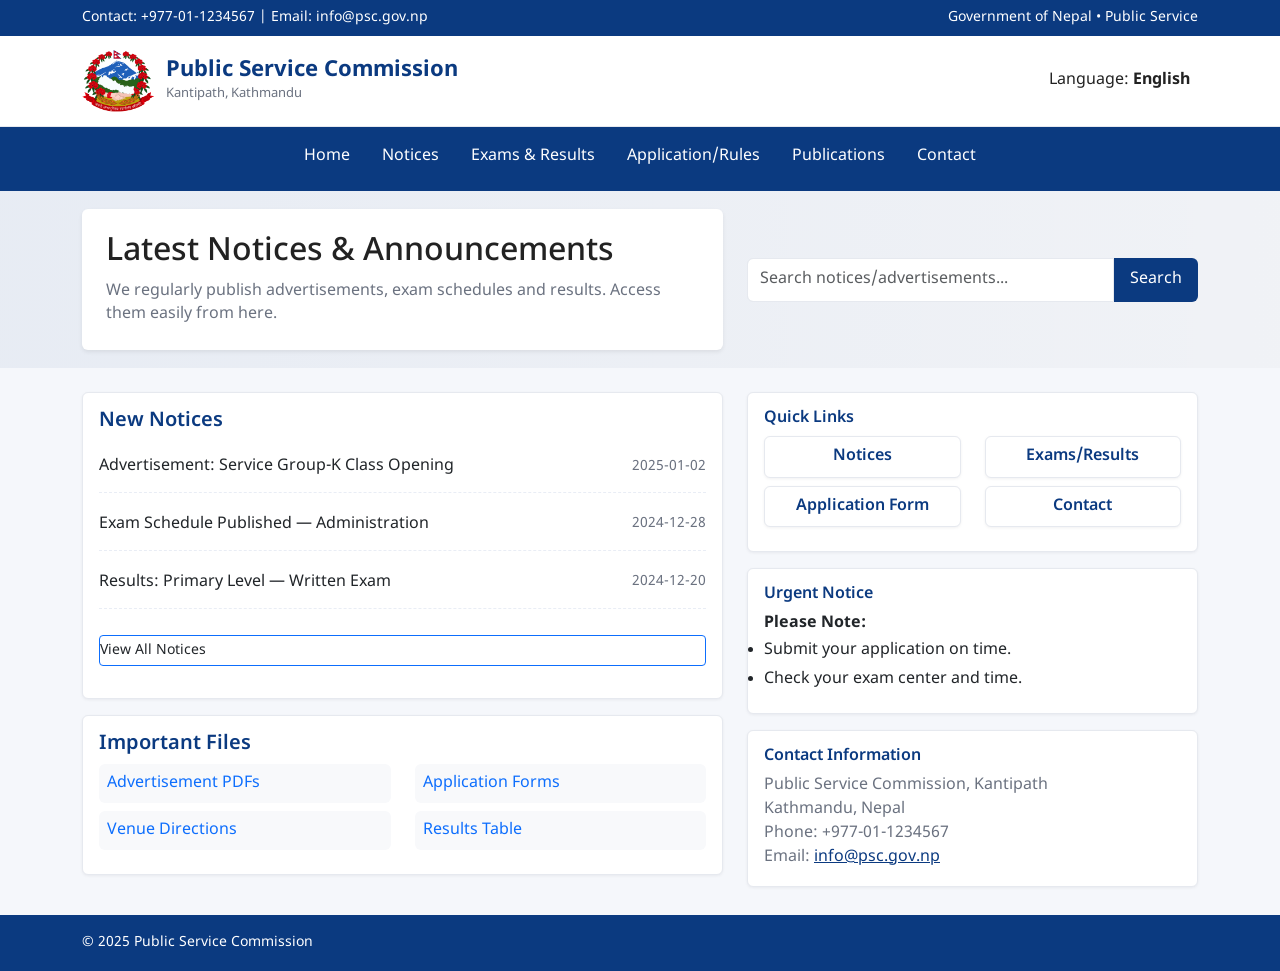
<file: index.html>
<!DOCTYPE html>
<html lang="en">
<head>
<meta charset="UTF-8" />
<meta name="viewport" content="width=device-width,initial-scale=1" />
<title>Public Service Commission</title>

<link href="https://fonts.googleapis.com/css2?family=Noto+Sans+Devanagari&display=swap" rel="stylesheet">
<link href="https://cdn.jsdelivr.net/npm/bootstrap@5.3.2/dist/css/bootstrap.min.css" rel="stylesheet">
<link rel="stylesheet" href="style.css">

</head>
<body>

<!-- TOP BAR -->
<div class="topbar">
    <div class="container d-flex justify-content-between">
        <div>Contact: +977-01-1234567 | Email: info@psc.gov.np</div>
        <div>Government of Nepal • Public Service</div>
    </div>
</div>

<!-- HEADER -->
<header class="header-main">
    <div class="container d-flex align-items-center justify-content-between">
        <div class="brand">
            <a href="index.html"><img src="emblem.png" alt="Emblem"></a>
            <div>
                <h1 class="site-title"><a href="index.html" class="text-decoration-none">Public Service Commission</a></h1>
                <div class="site-sub">Kantipath, Kathmandu</div>
            </div>
        </div>

        <div class="d-none d-md-flex align-items-center">
            <div class="me-2">Language: <strong>English</strong></div>
        </div>
    </div>
</header>

<!-- NAV -->
<nav class="navbar navbar-expand-lg navbar-custom">
    <div class="container">
        <button class="navbar-toggler btn btn-outline-light d-lg-none" type="button" data-bs-toggle="collapse" data-bs-target="#mainNav">
            ☰
        </button>
        <div class="collapse navbar-collapse" id="mainNav">
            <ul class="navbar-nav mx-auto">
                <li class="nav-item"><a class="nav-link text-white px-3" href="index.html">Home</a></li>
                <li class="nav-item"><a class="nav-link text-white px-3" href="notices.html">Notices</a></li>
                <li class="nav-item"><a class="nav-link text-white px-3" href="exams.html">Exams & Results</a></li>
                <li class="nav-item"><a class="nav-link text-white px-3" href="applications.html">Application/Rules</a></li>
                <li class="nav-item"><a class="nav-link text-white px-3" href="publications.html">Publications</a></li>
                <li class="nav-item"><a class="nav-link text-white px-3" href="contact.html">Contact</a></li>
            </ul>
        </div>
    </div>
</nav>

<!-- HERO / SEARCH -->
<section class="hero">
    <div class="container">
        <div class="row align-items-center gy-3">
            <div class="col-md-7">
                <div class="p-4 bg-white rounded shadow-sm">
                    <h2 class="mb-2">Latest Notices & Announcements</h2>
                    <p class="mb-0 text-muted">We regularly publish advertisements, exam schedules and results. Access them easily from here.</p>
                </div>
            </div>

            <div class="col-md-5">
                <form class="search-bar d-flex" role="search" action="search.html" method="get">
                    <input class="form-control" name="q" type="search" placeholder="Search notices/advertisements..." aria-label="Search">
                    <button class="btn" type="submit">Search</button>
                </form>
            </div>
        </div>
    </div>
</section>

<!-- MAIN CONTENT -->
<main class="container my-4">
    <div class="row gy-4">
        <!-- Left: Notices -->
        <div class="col-lg-7">
            <div class="card mb-3">
                <div class="card-body">
                    <h5 class="card-title">New Notices</h5>
                    <ul class="notice-list list-unstyled mb-0">
                        <li>
                            <a href="notices/ad-service-group-k.html" class="d-flex justify-content-between text-decoration-none">
                                <span>Advertisement: Service Group-K Class Opening</span>
                                <small class="text-muted">2025-01-02</small>
                            </a>
                        </li>
                        <li>
                            <a href="notices/exam-schedule-administration.html" class="d-flex justify-content-between text-decoration-none">
                                <span>Exam Schedule Published — Administration</span>
                                <small class="text-muted">2024-12-28</small>
                            </a>
                        </li>
                        <li>
                            <a href="notices/results-primary-level.html" class="d-flex justify-content-between text-decoration-none">
                                <span>Results: Primary Level — Written Exam</span>
                                <small class="text-muted">2024-12-20</small>
                            </a>
                        </li>
                        <li class="text-center mt-3">
                            <a class="btn btn-outline-primary btn-sm" href="notices.html">View All Notices</a>
                        </li>
                    </ul>
                </div>
            </div>

            <div class="card">
                <div class="card-body">
                    <h5 class="card-title">Important Files</h5>
                    <div class="row">
                        <div class="col-sm-6 mb-2"><a class="d-block p-2 bg-light rounded text-decoration-none" href="files/advertisements.html">Advertisement PDFs</a></div>
                        <div class="col-sm-6 mb-2"><a class="d-block p-2 bg-light rounded text-decoration-none" href="files/application-forms.html">Application Forms</a></div>
                        <div class="col-sm-6 mb-2"><a class="d-block p-2 bg-light rounded text-decoration-none" href="files/directions.html">Venue Directions</a></div>
                        <div class="col-sm-6 mb-2"><a class="d-block p-2 bg-light rounded text-decoration-none" href="files/results.html">Results Table</a></div>
                    </div>
                </div>
            </div>
        </div>

        <!-- Right: Quick Links / Announcements -->
        <aside class="col-lg-5">
            <div class="card quick-links mb-3">
                <div class="card-body">
                    <h6 class="card-title">Quick Links</h6>
                    <div class="row">
                        <div class="col-6 mb-2">
                            <div class="card p-2 text-center">
                                <a href="notices.html" class="stretched-link text-decoration-none">Notices</a>
                            </div>
                        </div>
                        <div class="col-6 mb-2">
                            <div class="card p-2 text-center">
                                <a href="exams.html" class="stretched-link text-decoration-none">Exams/Results</a>
                            </div>
                        </div>
                        <div class="col-6 mb-2">
                            <div class="card p-2 text-center">
                                <a href="applications.html" class="stretched-link text-decoration-none">Application Form</a>
                            </div>
                        </div>
                        <div class="col-6 mb-2">
                            <div class="card p-2 text-center">
                                <a href="contact.html" class="stretched-link text-decoration-none">Contact</a>
                            </div>
                        </div>
                    </div>
                </div>
            </div>

            <div class="card mb-3">
                <div class="card-body">
                    <h6 class="card-title">Urgent Notice</h6>
                    <p class="mb-1"><strong>Please Note:</strong></p>
                    <ul class="mb-0">
                        <li>Submit your application on time.</li>
                        <li>Check your exam center and time.</li>
                    </ul>
                </div>
            </div>

            <div class="card">
                <div class="card-body">
                    <h6 class="card-title">Contact Information</h6>
                    <address class="mb-0">
                        Public Service Commission, Kantipath<br>
                        Kathmandu, Nepal<br>
                        Phone: +977-01-1234567<br>
                        Email: <a href="mailto:info@psc.gov.np">info@psc.gov.np</a>
                    </address>
                </div>
            </div>
        </aside>
    </div>
</main>

<!-- FOOTER -->
<footer class="footer">
    <div class="container d-flex justify-content-between align-items-center">
        <div>© 2025 Public Service Commission</div>

    </div>
</footer>

<script src="https://cdn.jsdelivr.net/npm/bootstrap@5.3.2/dist/js/bootstrap.bundle.min.js"></script>
</body>
</html>
</file>
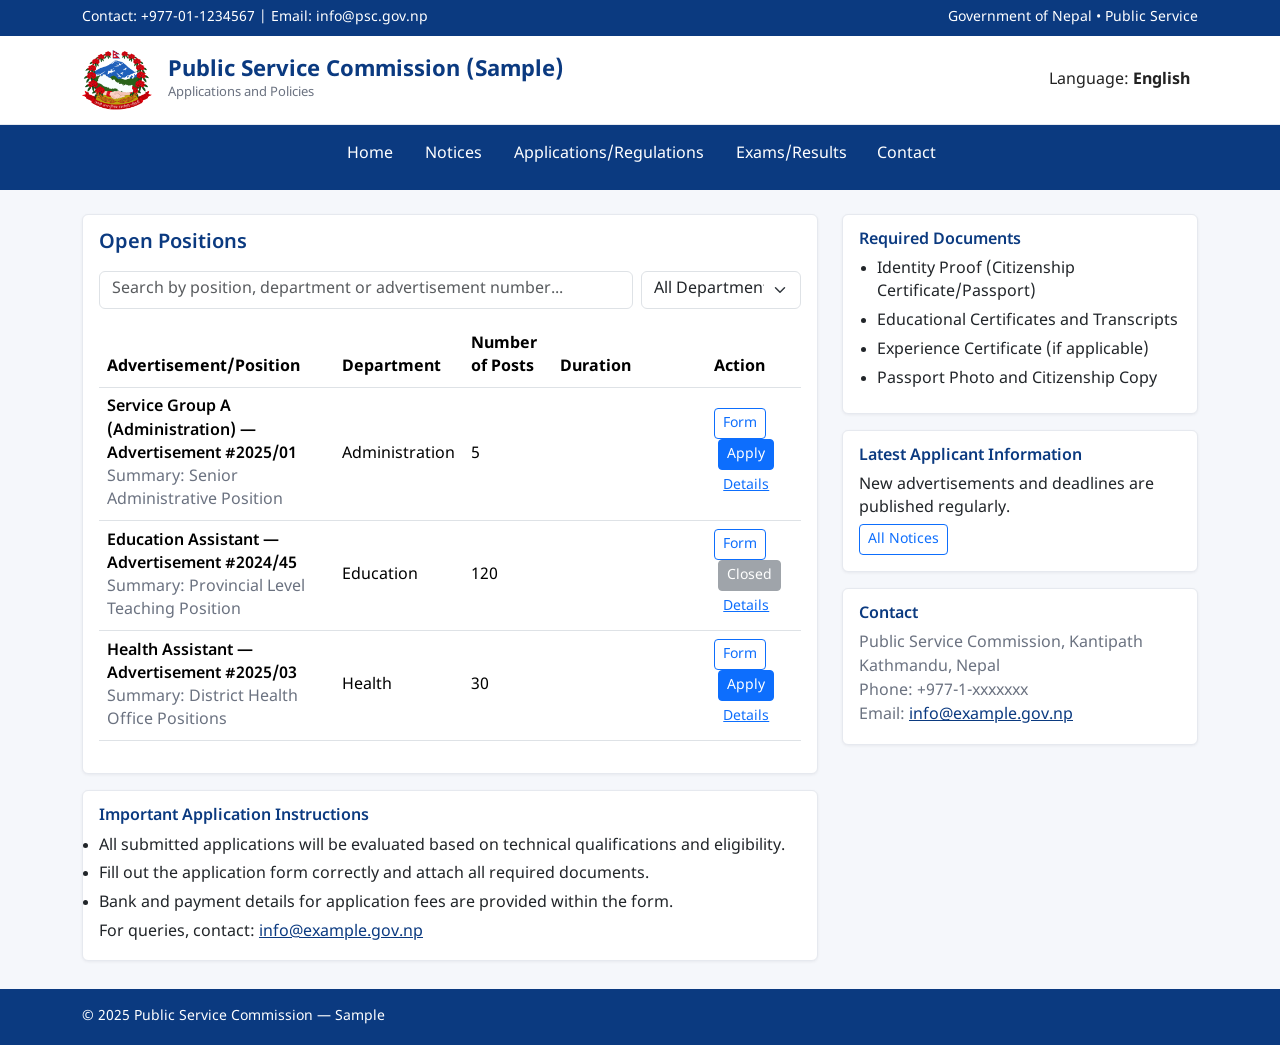
<file: applications.html>
<!DOCTYPE html>
<html lang="en">
<head>
<meta charset="utf-8" />
<meta name="viewport" content="width=device-width,initial-scale=1" />
<title>Applications — Public Service Commission </title>

<link href="https://fonts.googleapis.com/css2?family=Noto+Sans+Devanagari&display=swap" rel="stylesheet">
<link href="https://cdn.jsdelivr.net/npm/bootstrap@5.3.2/dist/css/bootstrap.min.css" rel="stylesheet">
<link href="style.css" rel="stylesheet">

</head>
<body>
<div class="topbar">
    <div class="container d-flex justify-content-between">
        <div>Contact: +977-01-1234567 | Email: info@psc.gov.np</div>
        <div>Government of Nepal • Public Service</div>
    </div>
</div>

<header class="header-main">
    <div class="container d-flex align-items-center justify-content-between">
        <div class="d-flex align-items-center gap-3">
            <img src="emblem.png" alt="Emblem" style="height:60px;">
            <div>
                <h1 class="site-title"><a href="index.html" class="text-decoration-none">Public Service Commission (Sample)</a></h1>
                <div class="text-muted" style="font-size:13px;">Applications and Policies</div>
            </div>
        </div>
        <div class="d-none d-md-flex align-items-center">
            <div class="me-2">Language: <strong>English</strong></div>
        </div>
    </div>
</header>

<nav class="navbar navbar-expand-lg navbar-custom">
    <div class="container">
        <button class="navbar-toggler btn btn-outline-light d-lg-none" type="button" data-bs-toggle="collapse" data-bs-target="#navMain">☰</button>
        <div class="collapse navbar-collapse" id="navMain">
            <ul class="navbar-nav mx-auto">
                <li class="nav-item"><a class="nav-link text-white px-3" href="index.html">Home</a></li>
                <li class="nav-item"><a class="nav-link text-white px-3" href="notices.html">Notices</a></li>
                <li class="nav-item"><a class="nav-link text-white px-3 active" href="applications.html">Applications/Regulations</a></li>
                <li class="nav-item"><a class="nav-link text-white px-3" href="exams.html">Exams/Results</a></li>
                <li class="nav-item">
                    <a class="nav-link" href="contact.html">Contact</a>
                </li>
            </div>
        </div>
    </nav>

    <main class="container my-4">
        <div class="row gy-4">
            <div class="col-lg-8">
                <div class="card mb-3">
                    <div class="card-body">
                        <h5 class="card-title mb-3">Open Positions</h5>

                        <div class="mb-3 d-flex gap-2">
                            <input id="searchInput" class="form-control" placeholder="Search by position, department or advertisement number..." />
                            <select id="filterCat" class="form-select" style="max-width:160px;">
                                <option value="">All Departments</option>
                                <option>Administration</option>
                                <option>Education</option>
                                <option>Health</option>
                            </select>
                        </div>

                        <div class="table-responsive">
                            <table id="appsTable" class="table align-middle">
                                <thead>
                                    <tr>
                                        <th>Advertisement/Position</th>
                                        <th>Department</th>
                                        <th>Number of Posts</th>
                                        <th>Duration</th>
                                        <th>Action</th>
                                    </tr>
                                </thead>
                                <tbody>
                                    <tr data-cat="Administration">
                                        <td>
                                            <div class="fw-semibold">Service Group A (Administration) — Advertisement #2025/01</div>
                                            <div class="text-muted form-note">Summary: Senior Administrative Position</div>
                                        </td>
                                        <td>Administration</td>
                                        <td>5</td>
                                        <td><span class="badge badge-open">Open — 2025-02-15</span></td>
                                        <td>
                                            <a href="files/app-form-admin.pdf" class="btn btn-sm btn-outline-primary" download>Form</a>
                                            <button class="btn btn-sm btn-primary ms-1" onclick="openApply('Service Group A (Administration)','#2025/01')">Apply</button>
                                            <button class="btn btn-sm btn-link" onclick="toggleDetails(this)">Details</button>
                                            <div class="mt-2 d-none detail-box">
                                                <div class="card card-body p-2">
                                                    Qualifications: Bachelor's degree or equivalent. Application Fee: Rs. 1000.
                                                </div>
                                            </div>
                                        </td>
                                    </tr>

                                    <tr data-cat="Education">
                                        <td>
                                            <div class="fw-semibold">Education Assistant — Advertisement #2024/45</div>
                                            <div class="text-muted form-note">Summary: Provincial Level Teaching Position</div>
                                        </td>
                                        <td>Education</td>
                                        <td>120</td>
                                        <td><span class="badge badge-dead">Closed — 2024-12-31</span></td>
                                        <td>
                                            <a href="files/app-form-teacher.pdf" class="btn btn-sm btn-outline-primary" download>Form</a>
                                            <button class="btn btn-sm btn-secondary ms-1" disabled>Closed</button>
                                            <button class="btn btn-sm btn-link" onclick="toggleDetails(this)">Details</button>
                                            <div class="mt-2 d-none detail-box">
                                                <div class="card card-body p-2">
                                                    Qualifications: Educational certificate and trainer certificate required.
                                                </div>
                                            </div>
                                        </td>
                                    </tr>

                                    <tr data-cat="Health">
                                        <td>
                                            <div class="fw-semibold">Health Assistant — Advertisement #2025/03</div>
                                            <div class="text-muted form-note">Summary: District Health Office Positions</div>
                                        </td>
                                        <td>Health</td>
                                        <td>30</td>
                                        <td><span class="badge badge-open">Open — 2025-02-28</span></td>
                                        <td>
                                            <a href="files/app-form-health.pdf" class="btn btn-sm btn-outline-primary" download>Form</a>
                                            <button class="btn btn-sm btn-primary ms-1" onclick="openApply('Health Assistant','#2025/03')">Apply</button>
                                            <button class="btn btn-sm btn-link" onclick="toggleDetails(this)">Details</button>
                                            <div class="mt-2 d-none detail-box">
                                                <div class="card card-body p-2">
                                                    Qualifications: Medical certificate and experience preferred.
                                                </div>
                                            </div>
                                        </td>
                                    </tr>

                                </tbody>
                            </table>
                        </div>

                    </div>
                </div>

                <div class="card card-list">
                    <div class="card-body">
                        <h6 class="card-title">Important Application Instructions</h6>
                        <ul>
                            <li>All submitted applications will be evaluated based on technical qualifications and eligibility.</li>
                            <li>Fill out the application form correctly and attach all required documents.</li>
                            <li>Bank and payment details for application fees are provided within the form.</li>
                        </ul>
                        <p class="mb-0 form-note">For queries, contact: <a href="mailto:info@example.gov.np">info@example.gov.np</a></p>
                    </div>
                </div>
            </div>

            <aside class="col-lg-4">
                <div class="card mb-3">
                    <div class="card-body">
                        <h6 class="card-title">Required Documents</h6>
                        <ul class="mb-0" style="padding-left:18px;">
                            <li>Identity Proof (Citizenship Certificate/Passport)</li>
                            <li>Educational Certificates and Transcripts</li>
                            <li>Experience Certificate (if applicable)</li>
                            <li>Passport Photo and Citizenship Copy</li>
                        </ul>
                    </div>
                </div>

                <div class="card mb-3">
                    <div class="card-body">
                        <h6 class="card-title">Latest Applicant Information</h6>
                        <p class="mb-1">New advertisements and deadlines are published regularly.</p>
                        <a class="btn btn-sm btn-outline-primary" href="notices.html">All Notices</a>
                    </div>
                </div>

                <div class="card">
                    <div class="card-body">
                        <h6 class="card-title">Contact</h6>
                        <address class="mb-0">
                            Public Service Commission, Kantipath<br>
                            Kathmandu, Nepal<br>
                            Phone: +977-1-xxxxxxx<br>
                            Email: <a href="mailto:info@example.gov.np">info@example.gov.np</a>
                        </address>
                    </div>
                </div>
            </aside>
        </div>
    </main>

    <!-- Apply Modal -->
    <div class="modal fade" id="applyModal" tabindex="-1" aria-hidden="true">
        <div class="modal-dialog modal-dialog-centered">
            <div class="modal-content">
                <form id="applyForm">
                    <div class="modal-header">
                        <h5 class="modal-title">Online Application</h5>
                        <button type="button" class="btn-close" data-bs-dismiss="modal"></button>
                    </div>
                    <div class="modal-body">
                        <div id="applyFor" class="mb-2 fw-semibold"></div>

                        <div class="mb-2">
                            <label class="form-label">Full Name</label>
                            <input name="name" class="form-control" required>
                        </div>
                        <div class="mb-2">
                            <label class="form-label">Email</label>
                            <input name="email" type="email" class="form-control" required>
                        </div>
                        <div class="mb-2">
                            <label class="form-label">Phone</label>
                            <input name="phone" class="form-control" required>
                        </div>
                        <div class="mb-2">
                            <label class="form-label">Form (PDF)</label>
                            <input name="document" type="file" accept="application/pdf" class="form-control" required>
                            <div class="form-note mt-1">Upload all required documents combined into a single PDF.</div>
                        </div>
                    </div>
                    <div class="modal-footer">
                        <button type="button" class="btn btn-secondary" data-bs-dismiss="modal">Close</button>
                        <button type="submit" class="btn btn-primary">Submit Application</button>
                    </div>
                </form>
            </div>
        </div>
    </div>

    <div class="container my-4">
        <div id="successMessage" class="alert alert-success d-none">
            <h5>✓ Application submitted successfully!</h5>
            <p id="applicationNumber" class="mb-1"></p>
            <p class="mb-0">
                <strong>Important:</strong> Contact the relevant department to check your application status.
            </p>
        </div>

        <div id="errorMessage" class="alert alert-danger d-none"></div>
    </div>

    <footer class="footer">
        <div class="container d-flex justify-content-between align-items-center">
            <div>© 2025 Public Service Commission — Sample</div>
        </div>
    </footer>

    <script src="https://cdn.jsdelivr.net/npm/bootstrap@5.3.2/dist/js/bootstrap.bundle.min.js"></script>
    <script>
    const searchInput = document.getElementById('searchInput');
    const filterCat = document.getElementById('filterCat');
    const table = document.getElementById('appsTable').getElementsByTagName('tbody')[0];

    function matchesFilter(row, q, cat){
        const text = row.textContent.toLowerCase();
        if(q && !text.includes(q)) return false;
        if(cat && row.getAttribute('data-cat') !== cat) return false;
        return true;
    }

    function applyFilters(){
        const q = searchInput.value.trim().toLowerCase();
        const cat = filterCat.value;
        Array.from(table.rows).forEach(r=>{
            r.style.display = matchesFilter(r,q,cat) ? '' : 'none';
        });
    }

    searchInput.addEventListener('input', applyFilters);
    filterCat.addEventListener('change', applyFilters);

    function toggleDetails(btn){
        const tr = btn.closest('tr');
        const box = tr.querySelector('.detail-box');
        box.classList.toggle('d-none');
    }

    let currentApplicationId = null;
    const applyModal = new bootstrap.Modal(document.getElementById('applyModal'));
    const applyForEl = document.getElementById('applyFor');

    function openApply(title, ref){
        applyForEl.textContent = title + ' — ' + ref;
        currentApplicationId = 1;
        applyModal.show();
    }

    document.getElementById('applyForm').addEventListener('submit', async function(e){
        e.preventDefault();

        if(!currentApplicationId){
            alert('Could not retrieve application ID. Please try again.');
            return;
        }
        
        const submitBtn = this.querySelector('button[type="submit"]');
        const originalText = submitBtn.textContent;
        submitBtn.disabled = true;
        submitBtn.textContent = 'Submitting...';
        
        const formData = new FormData();
        formData.append('application_id', currentApplicationId);
        formData.append('full_name', this.name.value);
        formData.append('email', this.email.value);
        formData.append('phone', this.phone.value);
        formData.append('document', this.document.files[0]);
        
        try {
            const response = await fetch('api/submit_application.php', {
                method: 'POST',
                body: formData
            });
            
            const result = await response.json();
            
            if (result.success) {
                const appNum = result.application_id || result.message?.match(/\d+/)?.[0] || '';
                const numberText = appNum ? 'Application Number: ' + appNum : '';
                document.getElementById('applicationNumber').textContent = numberText;
                document.getElementById('successMessage').classList.remove('d-none');
                document.getElementById('errorMessage').classList.add('d-none');
                applyModal.hide();
                this.reset();
                alert(numberText ? `Your application was successful. ${numberText}` : 'Your application was successful.');
            } else {
                document.getElementById('errorMessage').textContent = result.message || 'Failed to submit application.';
                document.getElementById('errorMessage').classList.remove('d-none');
                document.getElementById('successMessage').classList.add('d-none');
                alert(result.message || 'Failed to submit application. Please try again.');
            }
        } catch (error) {
            console.error('Error submitting application:', error);
            document.getElementById('errorMessage').textContent = 'An error occurred while submitting the application. Please try again.';
            document.getElementById('errorMessage').classList.remove('d-none');
            document.getElementById('successMessage').classList.add('d-none');
            alert('An error occurred while submitting the application. Please try again.');
        } finally {
            submitBtn.disabled = false;
            submitBtn.textContent = originalText;
        }
    });
    </script>
</body>
</html>
</file>
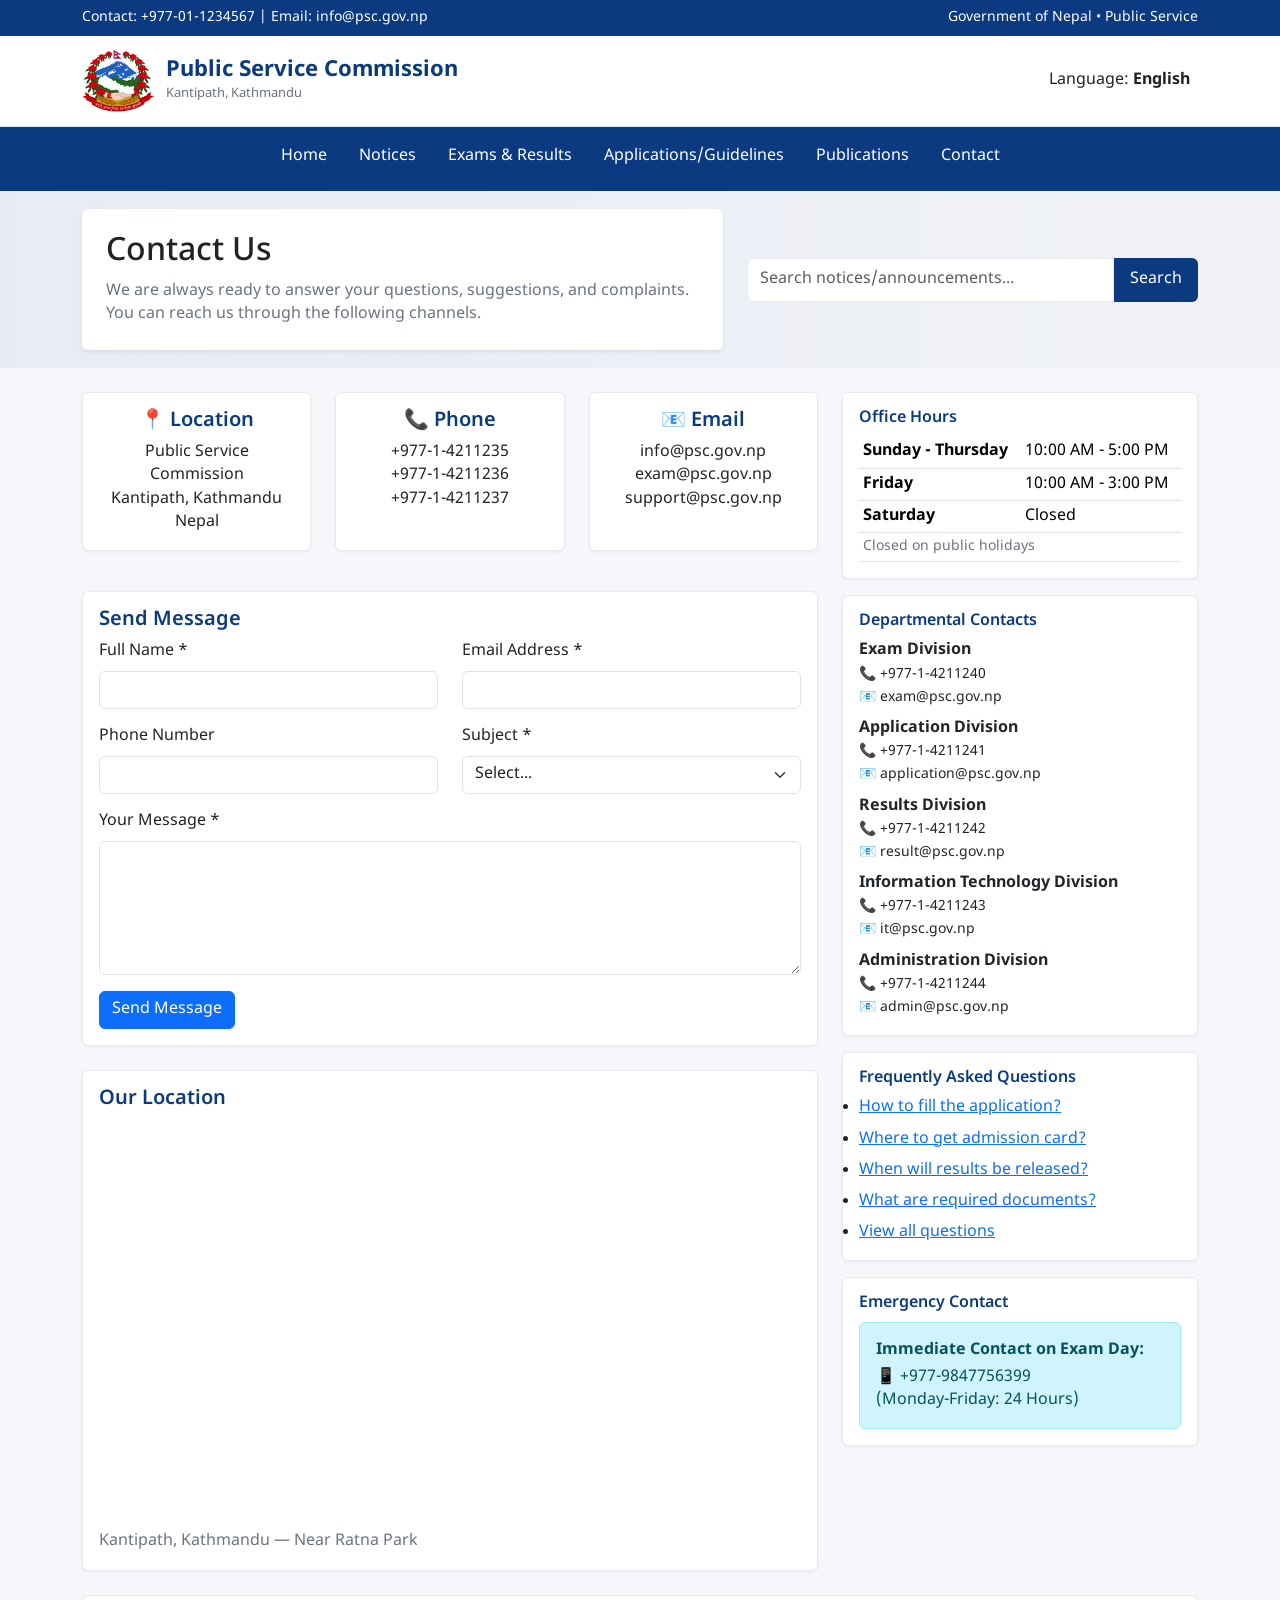
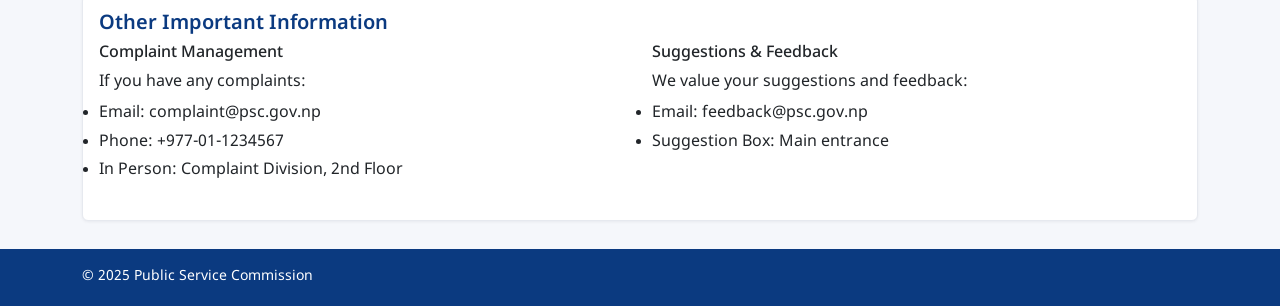
<file: contact.html>
<!DOCTYPE html>
<html lang="en">
<head>
<meta charset="UTF-8" />
<meta name="viewport" content="width=device-width,initial-scale=1" />
<title>Contact — Public Service Commission</title>

<link href="https://fonts.googleapis.com/css2?family=Noto+Sans+Devanagari&display=swap" rel="stylesheet">
<link href="https://cdn.jsdelivr.net/npm/bootstrap@5.3.2/dist/css/bootstrap.min.css" rel="stylesheet">
<link rel="stylesheet" href="style.css">

</head>
<body>

<!-- TOP BAR -->
<div class="topbar">
    <div class="container d-flex justify-content-between">
        <div>Contact: +977-01-1234567 | Email: info@psc.gov.np</div>
        <div>Government of Nepal • Public Service</div>
    </div>
</div>

<!-- HEADER -->
<header class="header-main">
    <div class="container d-flex align-items-center justify-content-between">
        <div class="brand">
            <a href="index.html"><img src="emblem.png" alt="Emblem"></a>
            <div>
                <h1 class="site-title"><a href="index.html" class="text-decoration-none">Public Service Commission </a></h1>
                <div class="site-sub">Kantipath, Kathmandu</div>
            </div>
        </div>

        <div class="d-none d-md-flex align-items-center">
            <div class="me-2">Language: <strong>English</strong></div>
        </div>
    </div>
</header>

<!-- NAV -->
<nav class="navbar navbar-expand-lg navbar-custom">
    <div class="container">
        <button class="navbar-toggler btn btn-outline-light d-lg-none" type="button" data-bs-toggle="collapse" data-bs-target="#mainNav">
            ☰
        </button>
        <div class="collapse navbar-collapse" id="mainNav">
            <ul class="navbar-nav mx-auto">
                <li class="nav-item"><a class="nav-link text-white px-3" href="index.html">Home</a></li>
                <li class="nav-item"><a class="nav-link text-white px-3" href="notices.html">Notices</a></li>
                <li class="nav-item"><a class="nav-link text-white px-3" href="exams.html">Exams & Results</a></li>
                <li class="nav-item"><a class="nav-link text-white px-3" href="applications.html">Applications/Guidelines</a></li>
                <li class="nav-item"><a class="nav-link text-white px-3" href="publications.html">Publications</a></li>
                <li class="nav-item"><a class="nav-link text-white px-3" href="contact.html">Contact</a></li>
            </ul>
        </div>
    </div>
</nav>

<!-- HERO / SEARCH -->
<section class="hero">
    <div class="container">
        <div class="row align-items-center gy-3">
            <div class="col-md-7">
                <div class="p-4 bg-white rounded shadow-sm">
                    <h2 class="mb-2">Contact Us</h2>
                    <p class="mb-0 text-muted">We are always ready to answer your questions, suggestions, and complaints. You can reach us through the following channels.</p>
                </div>
            </div>

            <div class="col-md-5">
                <form class="search-bar d-flex" role="search" action="search.html" method="get">
                    <input class="form-control" name="q" type="search" placeholder="Search notices/announcements..." aria-label="Search">
                    <button class="btn" type="submit">Search</button>
                </form>
            </div>
        </div>
    </div>
</section>

<!-- MAIN CONTENT -->
<main class="container my-4">
    <div class="row gy-4">
        <!-- Left: Contact Form and Map -->
        <div class="col-lg-8">
            <!-- Contact Information Cards -->
            <div class="row mb-4">
                <div class="col-md-4 mb-3">
                    <div class="card h-100 text-center">
                        <div class="card-body">
                            <h5 class="card-title">📍 Location</h5>
                            <p class="mb-0">Public Service Commission<br>Kantipath, Kathmandu<br>Nepal</p>
                        </div>
                    </div>
                </div>
                <div class="col-md-4 mb-3">
                    <div class="card h-100 text-center">
                        <div class="card-body">
                            <h5 class="card-title">📞 Phone</h5>
                            <p class="mb-0">+977-1-4211235<br>+977-1-4211236<br>+977-1-4211237</p>
                        </div>
                    </div>
                </div>
                <div class="col-md-4 mb-3">
                    <div class="card h-100 text-center">
                        <div class="card-body">
                            <h5 class="card-title">📧 Email</h5>
                            <p class="mb-0">info@psc.gov.np<br>exam@psc.gov.np<br>support@psc.gov.np</p>
                        </div>
                    </div>
                </div>
            </div>

            <!-- Contact Form -->
            <div class="card mb-4">
                <div class="card-body">
                    <h5 class="card-title">Send Message</h5>
                    <form id="contactForm">
                        <div class="row mb-3">
                            <div class="col-md-6">
                                <label for="fullName" class="form-label">Full Name *</label>
                                <input type="text" class="form-control" id="fullName" name="full_name" required>
                            </div>
                            <div class="col-md-6">
                                <label for="email" class="form-label">Email Address *</label>
                                <input type="email" class="form-control" id="email" name="email" required>
                            </div>
                        </div>
                        <div class="row mb-3">
                            <div class="col-md-6">
                                <label for="phone" class="form-label">Phone Number</label>
                                <input type="tel" class="form-control" id="phone" name="phone">
                            </div>
                            <div class="col-md-6">
                                <label for="subject" class="form-label">Subject *</label>
                                <select class="form-select" id="subject" name="subject" required>
                                    <option value="">Select...</option>
                                    <option value="exam">Exam Related</option>
                                    <option value="result">Result Related</option>
                                    <option value="application">Application Related</option>
                                    <option value="complaint">Complaint</option>
                                    <option value="other">Other</option>
                                </select>
                            </div>
                        </div>
                        <div class="mb-3">
                            <label for="message" class="form-label">Your Message *</label>
                            <textarea class="form-control" id="message" name="message" rows="5" required></textarea>
                        </div>
                        <button type="submit" class="btn btn-primary">Send Message</button>
                    </form>
                </div>
            </div>

            <!-- Contact Form Messages -->
            <div id="contactSuccess" class="alert alert-success d-none mt-3" role="alert">
                <h5>✓ Message sent successfully!</h5>
                <p class="mb-0">Thank you for your message. We will get back to you soon.</p>
            </div>
            <div id="contactError" class="alert alert-danger d-none mt-3" role="alert">
                <h5>Error</h5>
                <p class="mb-0" id="contactErrorText"></p>
            </div>

            <!-- Map -->
            <div class="card">
                <div class="card-body">
                    <h5 class="card-title">Our Location</h5>
                    <div class="ratio ratio-16x9">
                        <iframe src="https://www.google.com/maps/embed?pb=!1m18!1m12!1m3!1d3532.3!2d85.3!3d27.7!2m3!1f0!2f0!3f0!3m2!1i1024!2i768!4f13.1!3m3!1m2!1s0x0%3A0x0!2zMjfCsDQyJzAwLjAiTiA4NcKwMTgnMDAuMCJF!5e0!3m2!1sen!2snp!4v1234567890" 
                                style="border:0;" 
                                allowfullscreen="" 
                                loading="lazy" 
                                referrerpolicy="no-referrer-when-downgrade">
                        </iframe>
                    </div>
                    <p class="mt-3 mb-0 text-muted">Kantipath, Kathmandu — Near Ratna Park</p>
                </div>
            </div>
        </div>

        <!-- Right Sidebar -->
        <aside class="col-lg-4">
            <!-- Office Hours -->
            <div class="card mb-3">
                <div class="card-body">
                    <h6 class="card-title">Office Hours</h6>
                    <table class="table table-sm mb-0">
                        <tbody>
                            <tr>
                                <td><strong>Sunday - Thursday</strong></td>
                                <td>10:00 AM - 5:00 PM</td>
                            </tr>
                            <tr>
                                <td><strong>Friday</strong></td>
                                <td>10:00 AM - 3:00 PM</td>
                            </tr>
                            <tr>
                                <td><strong>Saturday</strong></td>
                                <td>Closed</td>
                            </tr>
                            <tr>
                                <td colspan="2" class="text-muted small">Closed on public holidays</td>
                            </tr>
                        </tbody>
                    </table>
                </div>
            </div>

            <!-- Departments -->
            <div class="card mb-3">
                <div class="card-body">
                    <h6 class="card-title">Departmental Contacts</h6>
                    <ul class="list-unstyled mb-0">
                        <li class="mb-2">
                            <strong>Exam Division</strong><br>
                            <small>📞 +977-1-4211240<br>📧 exam@psc.gov.np</small>
                        </li>
                        <li class="mb-2">
                            <strong>Application Division</strong><br>
                            <small>📞 +977-1-4211241<br>📧 application@psc.gov.np</small>
                        </li>
                        <li class="mb-2">
                            <strong>Results Division</strong><br>
                            <small>📞 +977-1-4211242<br>📧 result@psc.gov.np</small>
                        </li>
                        <li class="mb-2">
                            <strong>Information Technology Division</strong><br>
                            <small>📞 +977-1-4211243<br>📧 it@psc.gov.np</small>
                        </li>
                        <li class="mb-0">
                            <strong>Administration Division</strong><br>
                            <small>📞 +977-1-4211244<br>📧 admin@psc.gov.np</small>
                        </li>
                    </ul>
                </div>
            </div>

            <!-- FAQs -->
            <div class="card mb-3">
                <div class="card-body">
                    <h6 class="card-title">Frequently Asked Questions</h6>
                    <ul class="mb-0">
                        <li class="mb-2"><a href="faq.html#application">How to fill the application?</a></li>
                        <li class="mb-2"><a href="faq.html#admit-card">Where to get admission card?</a></li>
                        <li class="mb-2"><a href="faq.html#result">When will results be released?</a></li>
                        <li class="mb-2"><a href="faq.html#documents">What are required documents?</a></li>
                        <li class="mb-0"><a href="faq.html">View all questions</a></li>
                    </ul>
                </div>
            </div>

            <!-- Emergency Contact -->
            <div class="card">
                <div class="card-body">
                    <h6 class="card-title">Emergency Contact</h6>
                    <div class="alert alert-info mb-0" role="alert">
                        <p class="mb-1"><strong>Immediate Contact on Exam Day:</strong></p>
                        <p class="mb-0">📱 +977-9847756399<br>(Monday-Friday: 24 Hours)</p>
                    </div>
                </div>
            </div>
        </aside>
    </div>

    <!-- Additional Information Section -->
    <div class="row mt-4">
        <div class="col-12">
            <div class="card">
                <div class="card-body">
                    <h5 class="card-title">Other Important Information</h5>
                    <div class="row">
                        <div class="col-md-6 mb-3">
                            <h6>Complaint Management</h6>
                            <p class="mb-2">If you have any complaints:</p>
                            <ul class="mb-0">
                                <li>Email: complaint@psc.gov.np</li>
                                <li>Phone: +977-01-1234567</li>
                                <li>In Person: Complaint Division, 2nd Floor</li>
                            </ul>
                        </div>
                        <div class="col-md-6 mb-3">
                            <h6>Suggestions & Feedback</h6>
                            <p class="mb-2">We value your suggestions and feedback:</p>
                            <ul class="mb-0">
                                <li>Email: feedback@psc.gov.np</li>
                                <li>Suggestion Box: Main entrance</li>
                            </ul>
                        </div>
                    </div>
                </div>
            </div>
        </div>
    </div>
</main>

<!-- FOOTER -->
<footer class="footer">
    <div class="container d-flex justify-content-between align-items-center">
        <div>© 2025 Public Service Commission</div>
    </div>
</footer>

<script src="https://cdn.jsdelivr.net/npm/bootstrap@5.3.2/dist/js/bootstrap.bundle.min.js"></script>
<script>
document.getElementById('contactForm').addEventListener('submit', async function(e) {
    e.preventDefault();
    
    const submitBtn = this.querySelector('button[type="submit"]');
    const originalText = submitBtn.textContent;
    submitBtn.disabled = true;
    submitBtn.textContent = 'Sending...';
    
    const formData = new FormData();
    formData.append('full_name', document.getElementById('fullName').value);
    formData.append('email', document.getElementById('email').value);
    formData.append('phone', document.getElementById('phone').value);
    formData.append('subject', document.getElementById('subject').value);
    formData.append('message', document.getElementById('message').value);
    
    try {
        const response = await fetch('api/contact.php', {
            method: 'POST',
            body: formData
        });
        
        const result = await response.json();
        
        if (result.success) {
            document.getElementById('contactSuccess').classList.remove('d-none');
            document.getElementById('contactError').classList.add('d-none');
            this.reset();
            alert('Message sent successfully!');
        } else {
            document.getElementById('contactErrorText').textContent = result.message || 'Failed to send message.';
            document.getElementById('contactError').classList.remove('d-none');
            document.getElementById('contactSuccess').classList.add('d-none');
            alert(result.message || 'Failed to send message. Please try again.');
        }
    } catch (error) {
        console.error('Error sending message:', error);
        document.getElementById('contactErrorText').textContent = 'An error occurred while sending your message. Please try again.';
        document.getElementById('contactError').classList.remove('d-none');
        document.getElementById('contactSuccess').classList.add('d-none');
        alert('An error occurred while sending your message. Please try again.');
    } finally {
        submitBtn.disabled = false;
        submitBtn.textContent = originalText;
    }
});
</script>
</body>
</html>
</file>
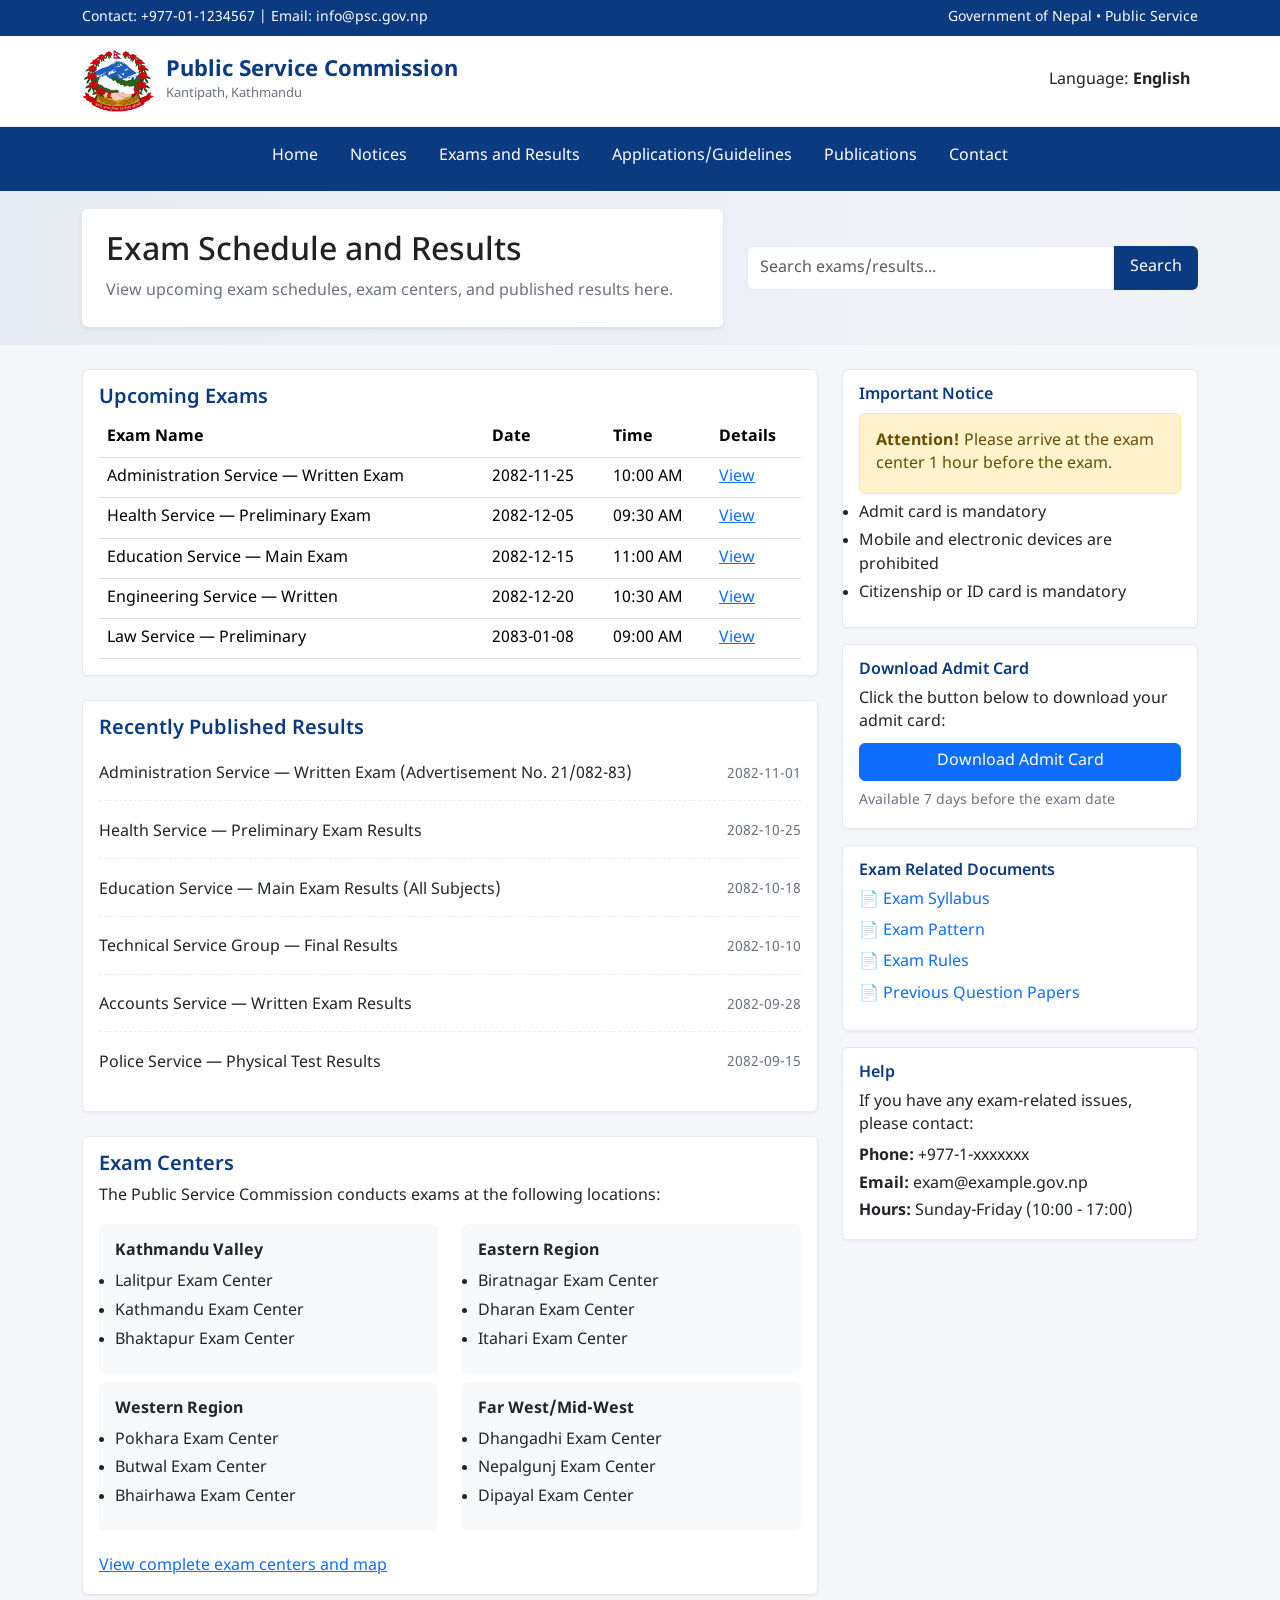
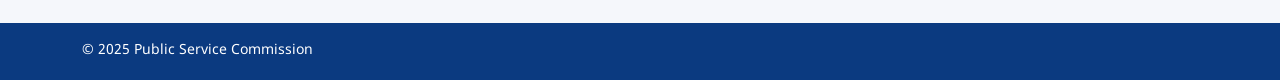
<file: exams.html>
<!DOCTYPE html>
<html lang="en">
<head>
<meta charset="UTF-8" />
<meta name="viewport" content="width=device-width,initial-scale=1" />
<title>Exams and Results — Public Service Commission</title>

<link href="https://fonts.googleapis.com/css2?family=Noto+Sans+Devanagari&display=swap" rel="stylesheet">
<link href="https://cdn.jsdelivr.net/npm/bootstrap@5.3.2/dist/css/bootstrap.min.css" rel="stylesheet">
<link rel="stylesheet" href="style.css">

</head>
<body>

<!-- TOP BAR -->
<div class="topbar">
    <div class="container d-flex justify-content-between">
        <div>Contact: +977-01-1234567 | Email: info@psc.gov.np</div>
        <div>Government of Nepal • Public Service</div>
    </div>
</div>

<!-- HEADER -->
<header class="header-main">
    <div class="container d-flex align-items-center justify-content-between">
        <div class="brand">
            <a href="index.html"><img src="emblem.png" alt="Emblem"></a>
            <div>
                <h1 class="site-title"><a href="index.html" class="text-decoration-none">Public Service Commission</a></h1>
                <div class="site-sub">Kantipath, Kathmandu</div>
            </div>
        </div>

        <div class="d-none d-md-flex align-items-center">
            <div class="me-2">Language: <strong>English</strong></div>
        </div>
    </div>
</header>

<!-- NAV -->
<nav class="navbar navbar-expand-lg navbar-custom">
    <div class="container">
        <button class="navbar-toggler btn btn-outline-light d-lg-none" type="button" data-bs-toggle="collapse" data-bs-target="#mainNav">
            ☰
        </button>
        <div class="collapse navbar-collapse" id="mainNav">
            <ul class="navbar-nav mx-auto">
                <li class="nav-item"><a class="nav-link text-white px-3" href="index.html">Home</a></li>
                <li class="nav-item"><a class="nav-link text-white px-3" href="notices.html">Notices</a></li>
                <li class="nav-item"><a class="nav-link text-white px-3" href="exams.html">Exams and Results</a></li>
                <li class="nav-item"><a class="nav-link text-white px-3" href="applications.html">Applications/Guidelines</a></li>
                <li class="nav-item"><a class="nav-link text-white px-3" href="publications.html">Publications</a></li>
                <li class="nav-item"><a class="nav-link text-white px-3" href="contact.html">Contact</a></li>
            </ul>
        </div>
    </div>
</nav>

<!-- HERO / SEARCH -->
<section class="hero">
    <div class="container">
        <div class="row align-items-center gy-3">
            <div class="col-md-7">
                <div class="p-4 bg-white rounded shadow-sm">
                    <h2 class="mb-2">Exam Schedule and Results</h2>
                    <p class="mb-0 text-muted">View upcoming exam schedules, exam centers, and published results here.</p>
                </div>
            </div>

            <div class="col-md-5">
                <form class="search-bar d-flex" role="search" action="search.html" method="get">
                    <input class="form-control" name="q" type="search" placeholder="Search exams/results..." aria-label="Search">
                    <button class="btn" type="submit">Search</button>
                </form>
            </div>
        </div>
    </div>
</section>

<!-- MAIN CONTENT -->
<main class="container my-4">
    <div class="row gy-4">
        <!-- Left: Exam Schedules and Results -->
        <div class="col-lg-8">
            <!-- Upcoming Exams -->
            <div class="card mb-4">
                <div class="card-body">
                    <h5 class="card-title">Upcoming Exams</h5>
                    <div class="table-responsive">
                        <table class="table table-hover mb-0">
                            <thead>
                                <tr>
                                    <th>Exam Name</th>
                                    <th>Date</th>
                                    <th>Time</th>
                                    <th>Details</th>
                                </tr>
                            </thead>
                            <tbody>
                                <tr>
                                    <td>Administration Service — Written Exam</td>
                                    <td>2082-11-25</td>
                                    <td>10:00 AM</td>
                                    <td><a href="exams/admin-written.html">View</a></td>
                                </tr>
                                <tr>
                                    <td>Health Service — Preliminary Exam</td>
                                    <td>2082-12-05</td>
                                    <td>09:30 AM</td>
                                    <td><a href="exams/health-prelim.html">View</a></td>
                                </tr>
                                <tr>
                                    <td>Education Service — Main Exam</td>
                                    <td>2082-12-15</td>
                                    <td>11:00 AM</td>
                                    <td><a href="exams/education-main.html">View</a></td>
                                </tr>
                                <tr>
                                    <td>Engineering Service — Written</td>
                                    <td>2082-12-20</td>
                                    <td>10:30 AM</td>
                                    <td><a href="exams/engineering-written.html">View</a></td>
                                </tr>
                                <tr>
                                    <td>Law Service — Preliminary</td>
                                    <td>2083-01-08</td>
                                    <td>09:00 AM</td>
                                    <td><a href="exams/law-prelim.html">View</a></td>
                                </tr>
                            </tbody>
                        </table>
                    </div>
                </div>
            </div>

            <!-- Recent Results -->
            <div class="card mb-4">
                <div class="card-body">
                    <h5 class="card-title">Recently Published Results</h5>
                    <ul class="notice-list list-unstyled mb-0">
                        <li>
                            <a href="results/admin-service-2082.html" class="d-flex justify-content-between text-decoration-none">
                                <span>Administration Service — Written Exam (Advertisement No. 21/082-83)</span>
                                <small class="text-muted">2082-11-01</small>
                            </a>
                        </li>
                        <li>
                            <a href="results/health-prelim-2082.html" class="d-flex justify-content-between text-decoration-none">
                                <span>Health Service — Preliminary Exam Results</span>
                                <small class="text-muted">2082-10-25</small>
                            </a>
                        </li>
                        <li>
                            <a href="results/education-main-2082.html" class="d-flex justify-content-between text-decoration-none">
                                <span>Education Service — Main Exam Results (All Subjects)</span>
                                <small class="text-muted">2082-10-18</small>
                            </a>
                        </li>
                        <li>
                            <a href="results/technical-service-2082.html" class="d-flex justify-content-between text-decoration-none">
                                <span>Technical Service Group — Final Results</span>
                                <small class="text-muted">2082-10-10</small>
                            </a>
                        </li>
                        <li>
                            <a href="results/account-service-2082.html" class="d-flex justify-content-between text-decoration-none">
                                <span>Accounts Service — Written Exam Results</span>
                                <small class="text-muted">2082-09-28</small>
                            </a>
                        </li>
                        <li>
                            <a href="results/police-service-2082.html" class="d-flex justify-content-between text-decoration-none">
                                <span>Police Service — Physical Test Results</span>
                                <small class="text-muted">2082-09-15</small>
                            </a>
                        </li>
                    </ul>
                </div>
            </div>

            <!-- Exam Centers -->
            <div class="card">
                <div class="card-body">
                    <h5 class="card-title">Exam Centers</h5>
                    <p class="mb-3">The Public Service Commission conducts exams at the following locations:</p>
                    <div class="row">
                        <div class="col-md-6 mb-2">
                            <div class="p-3 bg-light rounded">
                                <strong>Kathmandu Valley</strong>
                                <ul class="mb-0 mt-2">
                                    <li>Lalitpur Exam Center</li>
                                    <li>Kathmandu Exam Center</li>
                                    <li>Bhaktapur Exam Center</li>
                                </ul>
                            </div>
                        </div>
                        <div class="col-md-6 mb-2">
                            <div class="p-3 bg-light rounded">
                                <strong>Eastern Region</strong>
                                <ul class="mb-0 mt-2">
                                    <li>Biratnagar Exam Center</li>
                                    <li>Dharan Exam Center</li>
                                    <li>Itahari Exam Center</li>
                                </ul>
                            </div>
                        </div>
                        <div class="col-md-6 mb-2">
                            <div class="p-3 bg-light rounded">
                                <strong>Western Region</strong>
                                <ul class="mb-0 mt-2">
                                    <li>Pokhara Exam Center</li>
                                    <li>Butwal Exam Center</li>
                                    <li>Bhairhawa Exam Center</li>
                                </ul>
                            </div>
                        </div>
                        <div class="col-md-6 mb-2">
                            <div class="p-3 bg-light rounded">
                                <strong>Far West/Mid-West</strong>
                                <ul class="mb-0 mt-2">
                                    <li>Dhangadhi Exam Center</li>
                                    <li>Nepalgunj Exam Center</li>
                                    <li>Dipayal Exam Center</li>
                                </ul>
                            </div>
                        </div>
                    </div>
                    <p class="mt-3 mb-0"><a href="exam-centers.html">View complete exam centers and map</a></p>
                </div>
            </div>
        </div>

        <!-- Right Sidebar -->
        <aside class="col-lg-4">
            <div class="card mb-3">
                <div class="card-body">
                    <h6 class="card-title">Important Notice</h6>
                    <div class="alert alert-warning mb-2" role="alert">
                        <strong>Attention!</strong> Please arrive at the exam center 1 hour before the exam.
                    </div>
                    <ul class="mb-0">
                        <li>Admit card is mandatory</li>
                        <li>Mobile and electronic devices are prohibited</li>
                        <li>Citizenship or ID card is mandatory</li>
                    </ul>
                </div>
            </div>

            <div class="card mb-3">
                <div class="card-body">
                    <h6 class="card-title">Download Admit Card</h6>
                    <p class="mb-2">Click the button below to download your admit card:</p>
                    <a href="download-admit-card.html" class="btn btn-primary w-100 mb-2">Download Admit Card</a>
                    <small class="text-muted">Available 7 days before the exam date</small>
                </div>
            </div>

            <div class="card mb-3">
                <div class="card-body">
                    <h6 class="card-title">Exam Related Documents</h6>
                    <ul class="list-unstyled mb-0">
                        <li class="mb-2"><a href="files/exam-syllabus.html" class="text-decoration-none">📄 Exam Syllabus</a></li>
                        <li class="mb-2"><a href="files/exam-pattern.html" class="text-decoration-none">📄 Exam Pattern</a></li>
                        <li class="mb-2"><a href="files/exam-rules.html" class="text-decoration-none">📄 Exam Rules</a></li>
                        <li class="mb-2"><a href="files/previous-papers.html" class="text-decoration-none">📄 Previous Question Papers</a></li>
                    </ul>
                </div>
            </div>

            <div class="card">
                <div class="card-body">
                    <h6 class="card-title">Help</h6>
                    <p class="mb-2">If you have any exam-related issues, please contact:</p>
                    <p class="mb-1"><strong>Phone:</strong> +977-1-xxxxxxx</p>
                    <p class="mb-1"><strong>Email:</strong> exam@example.gov.np</p>
                    <p class="mb-0"><strong>Hours:</strong> Sunday-Friday (10:00 - 17:00)</p>
                </div>
            </div>
        </aside>
    </div>
</main>

<!-- FOOTER -->
<footer class="footer">
    <div class="container d-flex justify-content-between align-items-center">
        <div>© 2025 Public Service Commission</div>
    </div>
</footer>

<script src="https://cdn.jsdelivr.net/npm/bootstrap@5.3.2/dist/js/bootstrap.bundle.min.js"></script>
</body>
</html>
</file>
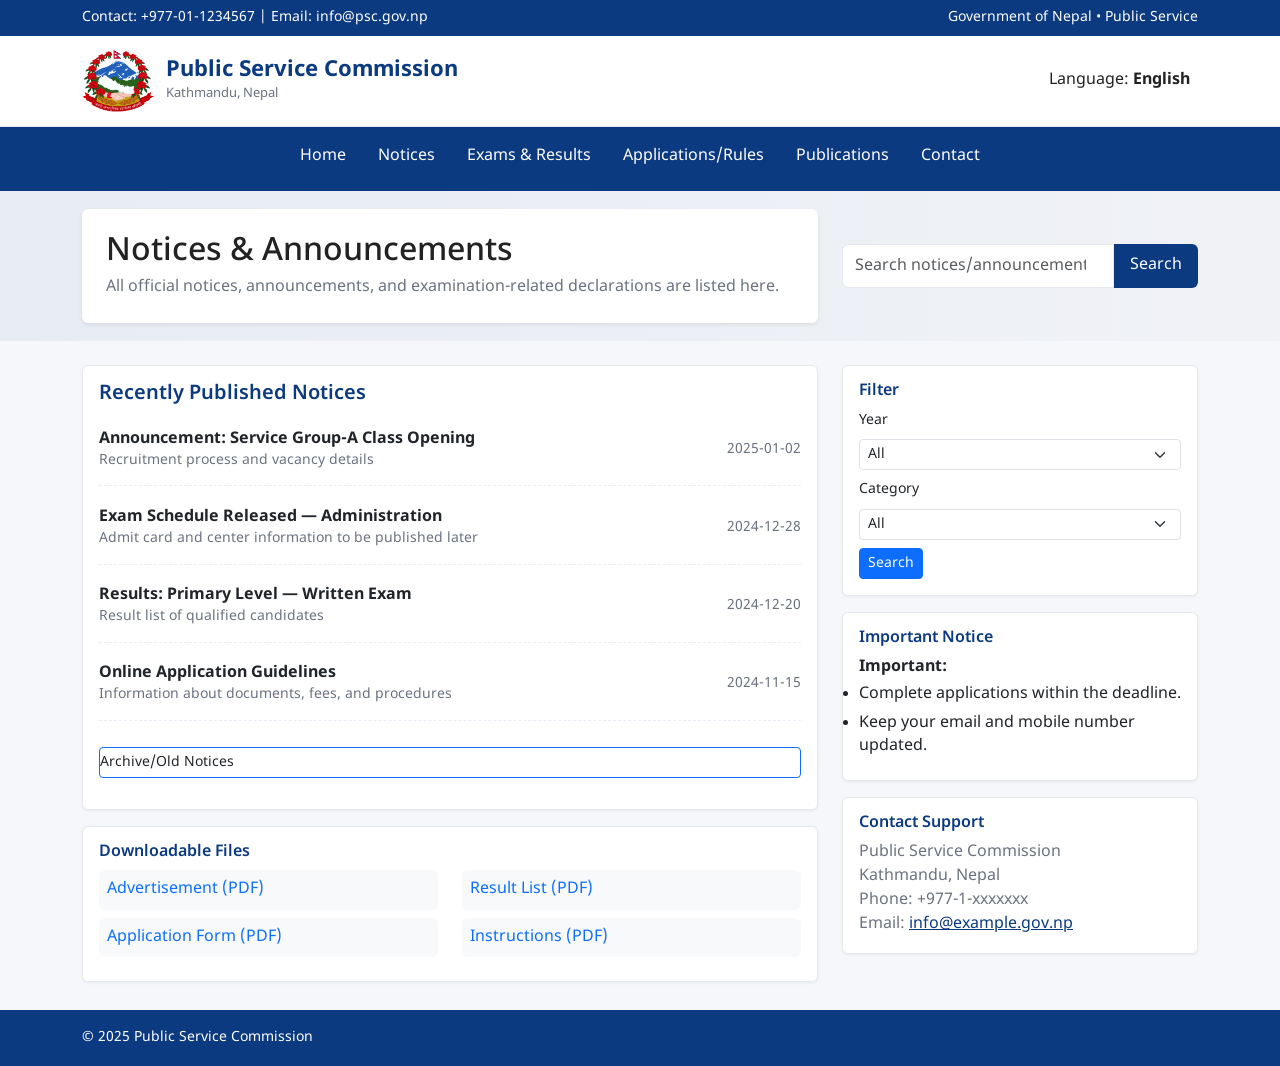
<file: notices.html>
<!DOCTYPE html>
<html lang="en">
<head>
<meta charset="UTF-8" />
<meta name="viewport" content="width=device-width,initial-scale=1" />
<title>Notices — Public Service Commission</title>

<link href="https://fonts.googleapis.com/css2?family=Noto+Sans+Devanagari&display=swap" rel="stylesheet">
<link href="https://cdn.jsdelivr.net/npm/bootstrap@5.3.2/dist/css/bootstrap.min.css" rel="stylesheet">
<link rel="stylesheet" href="style.css">
</head>
<body>

<!-- TOP BAR -->
<div class="topbar">
    <div class="container d-flex justify-content-between">
        <div>Contact: +977-01-1234567 | Email: info@psc.gov.np</div>
        <div>Government of Nepal • Public Service</div>
    </div>
</div>

<!-- HEADER -->
<header class="header-main">
    <div class="container d-flex align-items-center justify-content-between">
        <div class="brand">
            <a href="index.html"><img src="emblem.png" alt="Emblem"></a>
            <div>
                <h1 class="site-title"><a href="index.html" class="text-decoration-none">Public Service Commission</a></h1>
                <div class="site-sub">Kathmandu, Nepal</div>
            </div>
        </div>

        <div class="d-none d-md-flex align-items-center">
            <div class="me-2">Language: <strong>English</strong></div>
        </div>
    </div>
</header>

<!-- NAV -->
<nav class="navbar navbar-expand-lg navbar-custom">
    <div class="container">
        <button class="navbar-toggler btn btn-outline-light d-lg-none" type="button" data-bs-toggle="collapse" data-bs-target="#mainNav">
            ☰
        </button>
        <div class="collapse navbar-collapse" id="mainNav">
            <ul class="navbar-nav mx-auto">
                <li class="nav-item"><a class="nav-link text-white px-3" href="index.html">Home</a></li>
                <li class="nav-item"><a class="nav-link text-white px-3 active" aria-current="page" href="notices.html">Notices</a></li>
                <li class="nav-item"><a class="nav-link text-white px-3" href="exams.html">Exams & Results</a></li>
                <li class="nav-item"><a class="nav-link text-white px-3" href="applications.html">Applications/Rules</a></li>
                <li class="nav-item"><a class="nav-link text-white px-3" href="publications.html">Publications</a></li>
                <li class="nav-item"><a class="nav-link text-white px-3" href="contact.html">Contact</a></li>
            </ul>
        </div>
    </div>
</nav>

<!-- HERO -->
<section class="hero">
    <div class="container">
        <div class="row align-items-center gy-3">
            <div class="col-md-8">
                <div class="p-4 bg-white rounded shadow-sm">
                    <h2 class="mb-1">Notices & Announcements</h2>
                    <p class="mb-0 text-muted">All official notices, announcements, and examination-related declarations are listed here.</p>
                </div>
            </div>

            <div class="col-md-4">
                <form class="search-bar d-flex" role="search" action="search.html" method="get">
                    <input class="form-control" name="q" type="search" placeholder="Search notices/announcements..." aria-label="Search">
                    <button class="btn" type="submit">Search</button>
                </form>
            </div>
        </div>
    </div>
</section>

<!-- MAIN -->
<main class="container my-4">
    <div class="row gy-4">
        <div class="col-lg-8">
            <div class="card mb-3">
                <div class="card-body">
                    <h5 class="card-title">Recently Published Notices</h5>

                    <ul class="notice-list list-unstyled mb-0">
                        <li>
                            <a href="notices/ad-service-group-k.html" class="d-flex justify-content-between text-decoration-none">
                                <div>
                                    <strong>Announcement: Service Group-A Class Opening</strong>
                                    <div class="text-muted small">Recruitment process and vacancy details</div>
                                </div>
                                <small class="text-muted">2025-01-02</small>
                            </a>
                        </li>

                        <li>
                            <a href="notices/exam-schedule-administration.html" class="d-flex justify-content-between text-decoration-none">
                                <div>
                                    <strong>Exam Schedule Released — Administration</strong>
                                    <div class="text-muted small">Admit card and center information to be published later</div>
                                </div>
                                <small class="text-muted">2024-12-28</small>
                            </a>
                        </li>

                        <li>
                            <a href="notices/results-primary-level.html" class="d-flex justify-content-between text-decoration-none">
                                <div>
                                    <strong>Results: Primary Level — Written Exam</strong>
                                    <div class="text-muted small">Result list of qualified candidates</div>
                                </div>
                                <small class="text-muted">2024-12-20</small>
                            </a>
                        </li>

                        <li>
                            <a href="notices/guidelines-online-application.html" class="d-flex justify-content-between text-decoration-none">
                                <div>
                                    <strong>Online Application Guidelines</strong>
                                    <div class="text-muted small">Information about documents, fees, and procedures</div>
                                </div>
                                <small class="text-muted">2024-11-15</small>
                            </a>
                        </li>

                        <li class="text-center mt-3">
                            <a class="btn btn-outline-primary btn-sm" href="notices-archive.html">Archive/Old Notices</a>
                        </li>
                    </ul>
                </div>
            </div>

            <div class="card">
                <div class="card-body">
                    <h6 class="card-title">Downloadable Files</h6>
                    <div class="row">
                        <div class="col-sm-6 mb-2">
                            <a class="d-block p-2 bg-light rounded text-decoration-none" href="files/advertisement-2025.pdf" target="_blank">Advertisement (PDF)</a>
                        </div>
                        <div class="col-sm-6 mb-2">
                            <a class="d-block p-2 bg-light rounded text-decoration-none" href="files/result-list-2024.pdf" target="_blank">Result List (PDF)</a>
                        </div>
                        <div class="col-sm-6 mb-2">
                            <a class="d-block p-2 bg-light rounded text-decoration-none" href="files/application-form.pdf" target="_blank">Application Form (PDF)</a>
                        </div>
                        <div class="col-sm-6 mb-2">
                            <a class="d-block p-2 bg-light rounded text-decoration-none" href="files/instructions.pdf" target="_blank">Instructions (PDF)</a>
                        </div>
                    </div>
                </div>
            </div>
        </div>

        <aside class="col-lg-4">
            <div class="card mb-3">
                <div class="card-body">
                    <h6 class="card-title">Filter</h6>
                    <form>
                        <div class="mb-2">
                            <label class="form-label small">Year</label>
                            <select class="form-select form-select-sm">
                                <option>All</option>
                                <option>2025</option>
                                <option>2024</option>
                                <option>2023</option>
                            </select>
                        </div>
                        <div class="mb-2">
                            <label class="form-label small">Category</label>
                            <select class="form-select form-select-sm">
                                <option>All</option>
                                <option>Recruitment/Announcements</option>
                                <option>Exam Schedule</option>
                                <option>Results</option>
                            </select>
                        </div>
                        <button type="submit" class="btn btn-primary btn-sm">Search</button>
                    </form>
                </div>
            </div>

            <div class="card mb-3">
                <div class="card-body">
                    <h6 class="card-title">Important Notice</h6>
                    <p class="mb-1"><strong>Important:</strong></p>
                    <ul class="mb-0">
                        <li>Complete applications within the deadline.</li>
                        <li>Keep your email and mobile number updated.</li>
                    </ul>
                </div>
            </div>

            <div class="card">
                <div class="card-body">
                    <h6 class="card-title">Contact Support</h6>
                    <address class="mb-0">
                        Public Service Commission<br>
                        Kathmandu, Nepal<br>
                        Phone: +977-1-xxxxxxx<br>
                        Email: <a href="mailto:info@example.gov.np">info@example.gov.np</a>
                    </address>
                </div>
            </div>
        </aside>
    </div>
</main>

<!-- FOOTER -->
<footer class="footer">
    <div class="container d-flex justify-content-between align-items-center">
        <div>© 2025 Public Service Commission</div>
    </div>
</footer>

<script src="https://cdn.jsdelivr.net/npm/bootstrap@5.3.2/dist/js/bootstrap.bundle.min.js"></script>
</body>
</html>
</file>
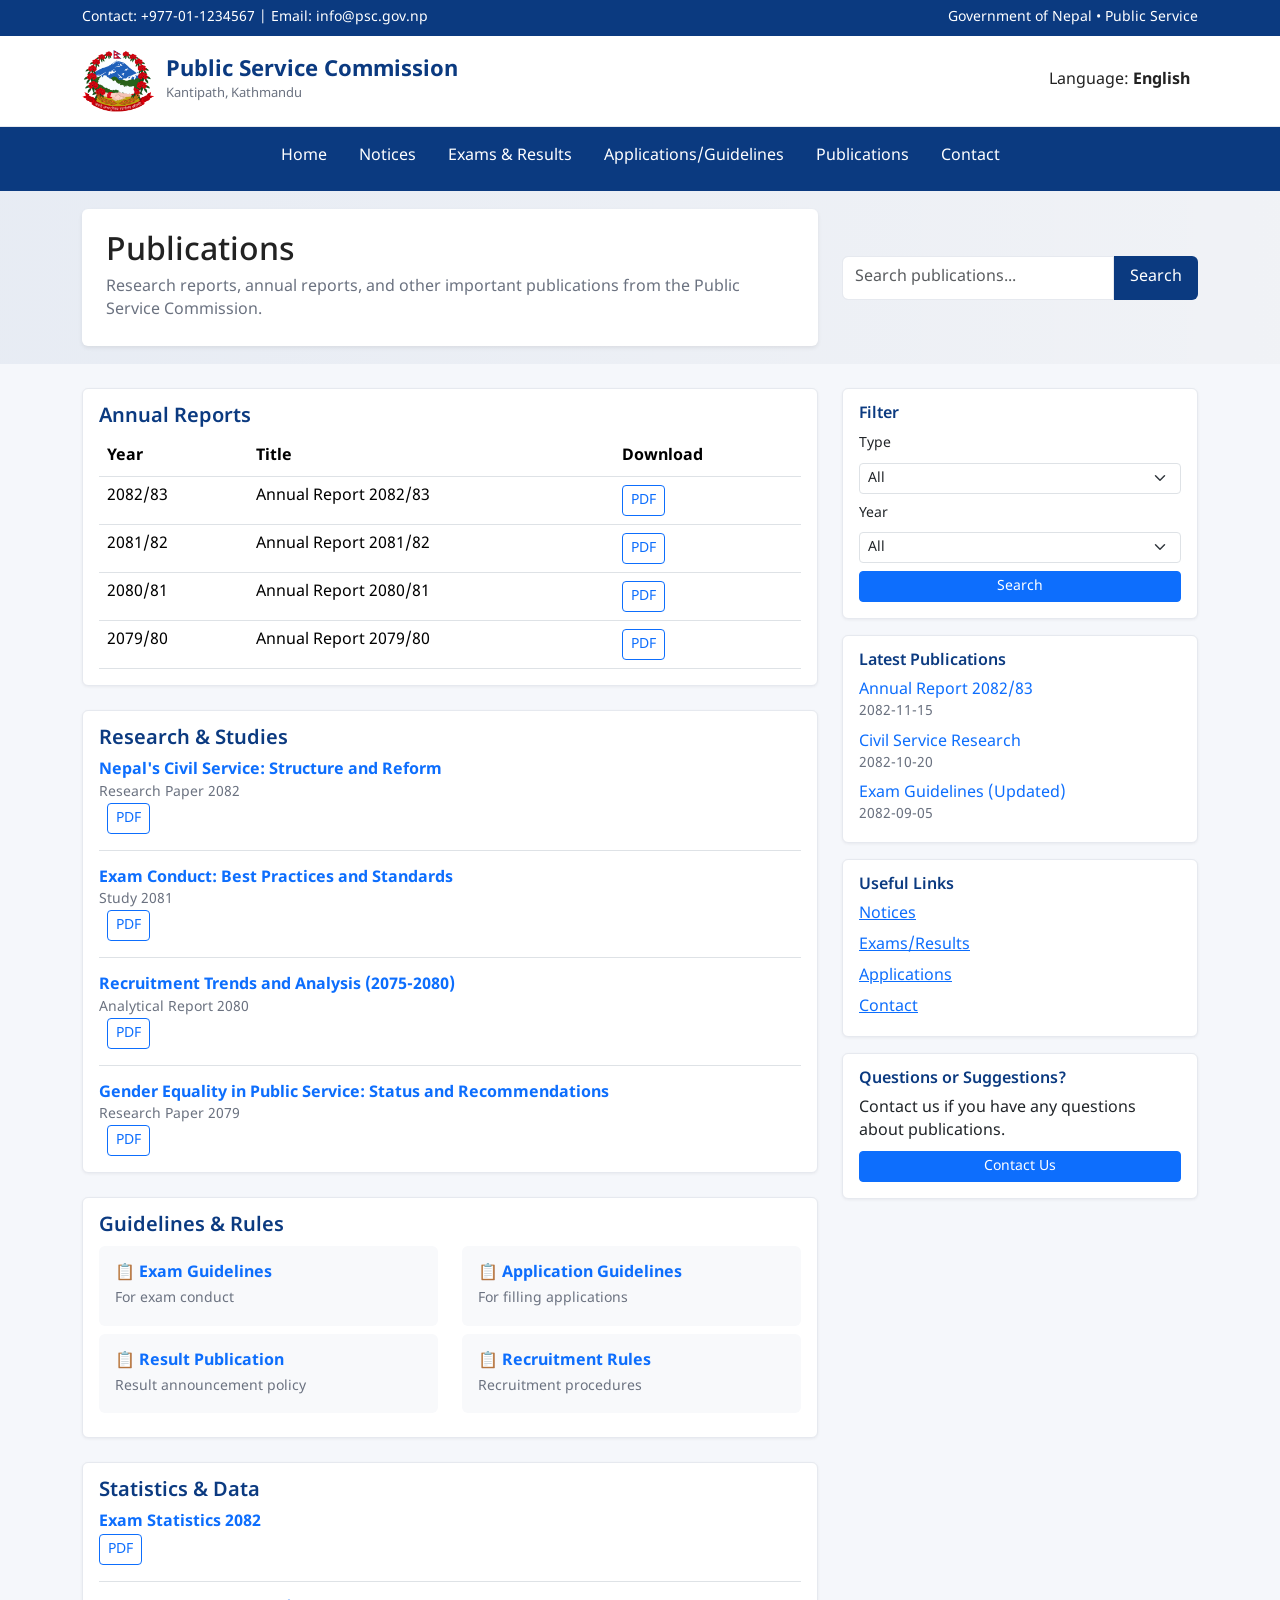
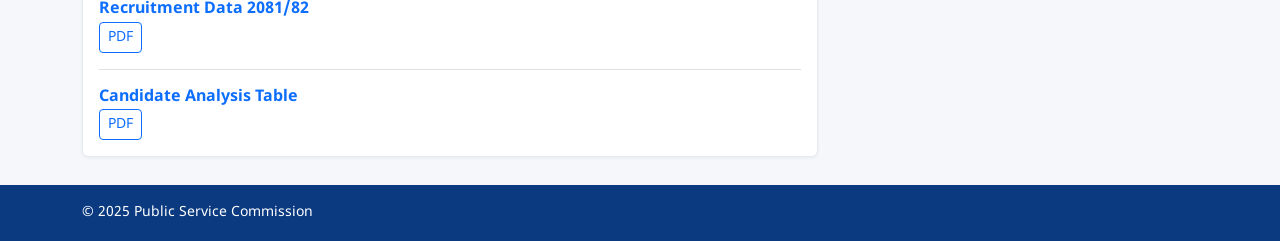
<file: publications.html>
<!-- filepath: c:\xampp\htdocs\egov\publications.html -->
<!DOCTYPE html>
<html lang="en">
<head>
<meta charset="UTF-8" />
<meta name="viewport" content="width=device-width,initial-scale=1" />
<title>Publications — Public Service Commission</title>

<link href="https://fonts.googleapis.com/css2?family=Noto+Sans+Devanagari&display=swap" rel="stylesheet">
<link href="https://cdn.jsdelivr.net/npm/bootstrap@5.3.2/dist/css/bootstrap.min.css" rel="stylesheet">
<link rel="stylesheet" href="style.css">

</head>
<body>

<!-- TOP BAR -->
<div class="topbar">
    <div class="container d-flex justify-content-between">
        <div>Contact: +977-01-1234567 | Email: info@psc.gov.np</div>
        <div>Government of Nepal • Public Service</div>
    </div>
</div>

<!-- HEADER -->
<header class="header-main">
    <div class="container d-flex align-items-center justify-content-between">
        <div class="brand">
            <a href="index.html"><img src="emblem.png" alt="Emblem"></a>
            <div>
                <h1 class="site-title"><a href="index.html" class="text-decoration-none">Public Service Commission</a></h1>
                <div class="site-sub">Kantipath, Kathmandu</div>
            </div>
        </div>

        <div class="d-none d-md-flex align-items-center">
            <div class="me-2">Language: <strong>English</strong></div>
        </div>
    </div>
</header>

<!-- NAV -->
<nav class="navbar navbar-expand-lg navbar-custom">
    <div class="container">
        <button class="navbar-toggler btn btn-outline-light d-lg-none" type="button" data-bs-toggle="collapse" data-bs-target="#mainNav">
            ☰
        </button>
        <div class="collapse navbar-collapse" id="mainNav">
            <ul class="navbar-nav mx-auto">
                <li class="nav-item"><a class="nav-link text-white px-3" href="index.html">Home</a></li>
                <li class="nav-item"><a class="nav-link text-white px-3" href="notices.html">Notices</a></li>
                <li class="nav-item"><a class="nav-link text-white px-3" href="exams.html">Exams & Results</a></li>
                <li class="nav-item"><a class="nav-link text-white px-3" href="applications.html">Applications/Guidelines</a></li>
                <li class="nav-item"><a class="nav-link text-white px-3 active" aria-current="page" href="publications.html">Publications</a></li>
                <li class="nav-item"><a class="nav-link text-white px-3" href="contact.html">Contact</a></li>
            </ul>
        </div>
    </div>
</nav>

<!-- HERO -->
<section class="hero">
    <div class="container">
        <div class="row align-items-center gy-3">
            <div class="col-md-8">
                <div class="p-4 bg-white rounded shadow-sm">
                    <h2 class="mb-1">Publications</h2>
                    <p class="mb-0 text-muted">Research reports, annual reports, and other important publications from the Public Service Commission.</p>
                </div>
            </div>

            <div class="col-md-4">
                <form class="search-bar d-flex" role="search" action="search.html" method="get">
                    <input class="form-control" name="q" type="search" placeholder="Search publications..." aria-label="Search">
                    <button class="btn" type="submit">Search</button>
                </form>
            </div>
        </div>
    </div>
</section>

<!-- MAIN -->
<main class="container my-4">
    <div class="row gy-4">
        <div class="col-lg-8">
            <!-- Annual Reports -->
            <div class="card mb-4">
                <div class="card-body">
                    <h5 class="card-title">Annual Reports</h5>
                    <div class="table-responsive">
                        <table class="table table-hover mb-0">
                            <thead>
                                <tr>
                                    <th>Year</th>
                                    <th>Title</th>
                                    <th>Download</th>
                                </tr>
                            </thead>
                            <tbody>
                                <tr>
                                    <td>2082/83</td>
                                    <td>Annual Report 2082/83</td>
                                    <td><a href="files/annual-report-2082-83.pdf" class="btn btn-sm btn-outline-primary" download>PDF</a></td>
                                </tr>
                                <tr>
                                    <td>2081/82</td>
                                    <td>Annual Report 2081/82</td>
                                    <td><a href="files/annual-report-2081-82.pdf" class="btn btn-sm btn-outline-primary" download>PDF</a></td>
                                </tr>
                                <tr>
                                    <td>2080/81</td>
                                    <td>Annual Report 2080/81</td>
                                    <td><a href="files/annual-report-2080-81.pdf" class="btn btn-sm btn-outline-primary" download>PDF</a></td>
                                </tr>
                                <tr>
                                    <td>2079/80</td>
                                    <td>Annual Report 2079/80</td>
                                    <td><a href="files/annual-report-2079-80.pdf" class="btn btn-sm btn-outline-primary" download>PDF</a></td>
                                </tr>
                            </tbody>
                        </table>
                    </div>
                </div>
            </div>

            <!-- Research Papers -->
            <div class="card mb-4">
                <div class="card-body">
                    <h5 class="card-title">Research & Studies</h5>
                    <ul class="list-unstyled mb-0">
                        <li class="mb-3 pb-3 border-bottom">
                            <a href="publications/research-civil-service-2082.html" class="d-flex justify-content-between text-decoration-none">
                                <div>
                                    <strong>Nepal's Civil Service: Structure and Reform</strong>
                                    <div class="text-muted small">Research Paper 2082</div>
                                </div>
                                <a href="files/research-civil-service.pdf" class="btn btn-sm btn-outline-primary ms-2" download>PDF</a>
                            </a>
                        </li>

                        <li class="mb-3 pb-3 border-bottom">
                            <a href="publications/study-exam-conduct-2081.html" class="d-flex justify-content-between text-decoration-none">
                                <div>
                                    <strong>Exam Conduct: Best Practices and Standards</strong>
                                    <div class="text-muted small">Study 2081</div>
                                </div>
                                <a href="files/study-exam-conduct.pdf" class="btn btn-sm btn-outline-primary ms-2" download>PDF</a>
                            </a>
                        </li>

                        <li class="mb-3 pb-3 border-bottom">
                            <a href="publications/analysis-recruitment-trends.html" class="d-flex justify-content-between text-decoration-none">
                                <div>
                                    <strong>Recruitment Trends and Analysis (2075-2080)</strong>
                                    <div class="text-muted small">Analytical Report 2080</div>
                                </div>
                                <a href="files/recruitment-analysis.pdf" class="btn btn-sm btn-outline-primary ms-2" download>PDF</a>
                            </a>
                        </li>

                        <li class="mb-0">
                            <a href="publications/gender-diversity-psc.html" class="d-flex justify-content-between text-decoration-none">
                                <div>
                                    <strong>Gender Equality in Public Service: Status and Recommendations</strong>
                                    <div class="text-muted small">Research Paper 2079</div>
                                </div>
                                <a href="files/gender-diversity-report.pdf" class="btn btn-sm btn-outline-primary ms-2" download>PDF</a>
                            </a>
                        </li>
                    </ul>
                </div>
            </div>

            <!-- Guidelines and Rules -->
            <div class="card mb-4">
                <div class="card-body">
                    <h5 class="card-title">Guidelines & Rules</h5>
                    <div class="row">
                        <div class="col-md-6 mb-2">
                            <a href="files/exam-guidelines.pdf" class="d-block p-3 bg-light rounded text-decoration-none">
                                <strong>📋 Exam Guidelines</strong>
                                <small class="text-muted d-block mt-1">For exam conduct</small>
                            </a>
                        </div>
                        <div class="col-md-6 mb-2">
                            <a href="files/application-guidelines.pdf" class="d-block p-3 bg-light rounded text-decoration-none">
                                <strong>📋 Application Guidelines</strong>
                                <small class="text-muted d-block mt-1">For filling applications</small>
                            </a>
                        </div>
                        <div class="col-md-6 mb-2">
                            <a href="files/result-guidelines.pdf" class="d-block p-3 bg-light rounded text-decoration-none">
                                <strong>📋 Result Publication</strong>
                                <small class="text-muted d-block mt-1">Result announcement policy</small>
                            </a>
                        </div>
                        <div class="col-md-6 mb-2">
                            <a href="files/recruitment-rules.pdf" class="d-block p-3 bg-light rounded text-decoration-none">
                                <strong>📋 Recruitment Rules</strong>
                                <small class="text-muted d-block mt-1">Recruitment procedures</small>
                            </a>
                        </div>
                    </div>
                </div>
            </div>

            <!-- Statistics and Data -->
            <div class="card">
                <div class="card-body">
                    <h5 class="card-title">Statistics & Data</h5>
                    <ul class="list-unstyled mb-0">
                        <li class="mb-3 pb-3 border-bottom">
                            <a href="publications/exam-statistics-2082.html" class="d-flex justify-content-between text-decoration-none">
                                <span><strong>Exam Statistics 2082</strong></span>
                                <a href="files/exam-stats-2082.pdf" class="btn btn-sm btn-outline-primary" download>PDF</a>
                            </a>
                        </li>

                        <li class="mb-3 pb-3 border-bottom">
                            <a href="publications/recruitment-data-2081-82.html" class="d-flex justify-content-between text-decoration-none">
                                <span><strong>Recruitment Data 2081/82</strong></span>
                                <a href="files/recruitment-data-2081-82.pdf" class="btn btn-sm btn-outline-primary" download>PDF</a>
                            </a>
                        </li>

                        <li class="mb-0">
                            <a href="publications/candidate-analysis.html" class="d-flex justify-content-between text-decoration-none">
                                <span><strong>Candidate Analysis Table</strong></span>
                                <a href="files/candidate-analysis.pdf" class="btn btn-sm btn-outline-primary" download>PDF</a>
                            </a>
                        </li>
                    </ul>
                </div>
            </div>
        </div>

        <!-- Sidebar -->
        <aside class="col-lg-4">
            <div class="card mb-3">
                <div class="card-body">
                    <h6 class="card-title">Filter</h6>
                    <form>
                        <div class="mb-2">
                            <label class="form-label small">Type</label>
                            <select class="form-select form-select-sm">
                                <option>All</option>
                                <option>Annual Reports</option>
                                <option>Research</option>
                                <option>Guidelines</option>
                                <option>Statistics</option>
                            </select>
                        </div>
                        <div class="mb-2">
                            <label class="form-label small">Year</label>
                            <select class="form-select form-select-sm">
                                <option>All</option>
                                <option>2082</option>
                                <option>2081</option>
                                <option>2080</option>
                                <option>2079</option>
                            </select>
                        </div>
                        <button type="submit" class="btn btn-primary btn-sm w-100">Search</button>
                    </form>
                </div>
            </div>

            <div class="card mb-3">
                <div class="card-body">
                    <h6 class="card-title">Latest Publications</h6>
                    <ul class="list-unstyled mb-0">
                        <li class="mb-2">
                            <a href="publications/annual-report-2082-83.html" class="text-decoration-none">
                                Annual Report 2082/83
                                <small class="text-muted d-block">2082-11-15</small>
                            </a>
                        </li>
                        <li class="mb-2">
                            <a href="publications/research-civil-service.html" class="text-decoration-none">
                                Civil Service Research
                                <small class="text-muted d-block">2082-10-20</small>
                            </a>
                        </li>
                        <li class="mb-0">
                            <a href="publications/exam-guidelines-updated.html" class="text-decoration-none">
                                Exam Guidelines (Updated)
                                <small class="text-muted d-block">2082-09-05</small>
                            </a>
                        </li>
                    </ul>
                </div>
            </div>

            <div class="card mb-3">
                <div class="card-body">
                    <h6 class="card-title">Useful Links</h6>
                    <ul class="list-unstyled mb-0">
                        <li class="mb-2"><a href="notices.html">Notices</a></li>
                        <li class="mb-2"><a href="exams.html">Exams/Results</a></li>
                        <li class="mb-2"><a href="applications.html">Applications</a></li>
                        <li class="mb-0"><a href="contact.html">Contact</a></li>
                    </ul>
                </div>
            </div>

            <div class="card">
                <div class="card-body">
                    <h6 class="card-title">Questions or Suggestions?</h6>
                    <p class="mb-2">Contact us if you have any questions about publications.</p>
                    <a href="contact.html" class="btn btn-primary btn-sm w-100">Contact Us</a>
                </div>
            </div>
        </aside>
    </div>
</main>

<!-- FOOTER -->
<footer class="footer">
    <div class="container d-flex justify-content-between align-items-center">
        <div>© 2025 Public Service Commission</div>
    </div>
</footer>

<script src="https://cdn.jsdelivr.net/npm/bootstrap@5.3.2/dist/js/bootstrap.bundle.min.js"></script>
</body>
</html>
</file>
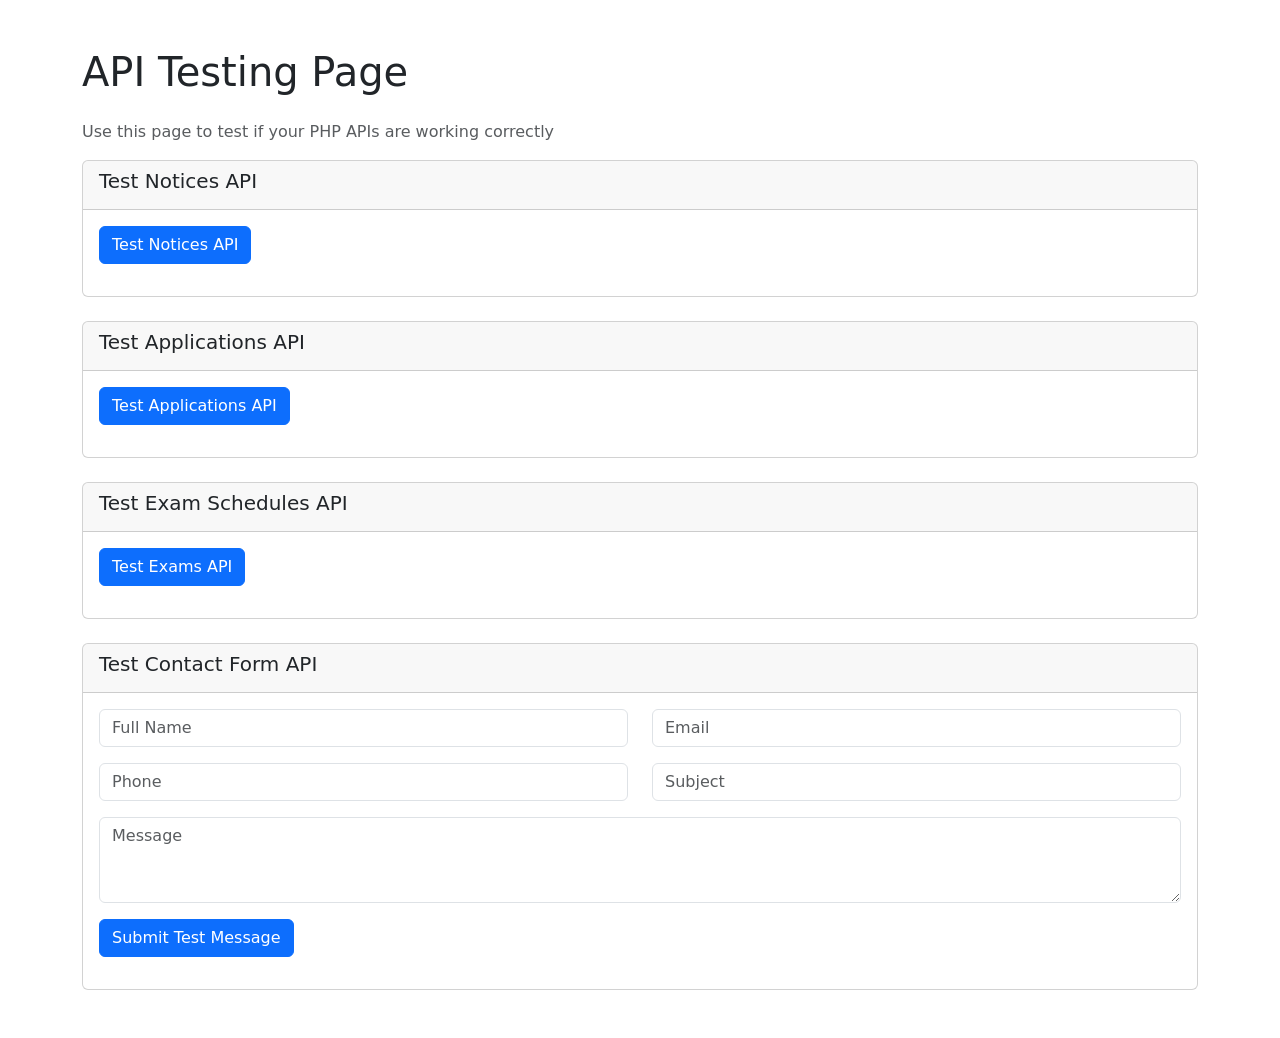
<file: test/test-api.html>
<!DOCTYPE html>
<html lang="ne">
<head>
    <meta charset="UTF-8">
    <meta name="viewport" content="width=device-width, initial-scale=1.0">
    <title>API Test Page - E-Gov</title>
    <link href="https://cdn.jsdelivr.net/npm/bootstrap@5.3.2/dist/css/bootstrap.min.css" rel="stylesheet">
</head>
<body>
    <div class="container my-5">
        <h1 class="mb-4">API Testing Page</h1>
        <p class="text-muted">Use this page to test if your PHP APIs are working correctly</p>

        <!-- Test Notices API -->
        <div class="card mb-4">
            <div class="card-header">
                <h5>Test Notices API</h5>
            </div>
            <div class="card-body">
                <button class="btn btn-primary" onclick="testNoticesAPI()">Test Notices API</button>
                <div id="noticesResult" class="mt-3"></div>
            </div>
        </div>

        <!-- Test Applications API -->
        <div class="card mb-4">
            <div class="card-header">
                <h5>Test Applications API</h5>
            </div>
            <div class="card-body">
                <button class="btn btn-primary" onclick="testApplicationsAPI()">Test Applications API</button>
                <div id="applicationsResult" class="mt-3"></div>
            </div>
        </div>

        <!-- Test Exams API -->
        <div class="card mb-4">
            <div class="card-header">
                <h5>Test Exam Schedules API</h5>
            </div>
            <div class="card-body">
                <button class="btn btn-primary" onclick="testExamsAPI()">Test Exams API</button>
                <div id="examsResult" class="mt-3"></div>
            </div>
        </div>

        <!-- Test Contact API -->
        <div class="card mb-4">
            <div class="card-header">
                <h5>Test Contact Form API</h5>
            </div>
            <div class="card-body">
                <form id="contactTestForm">
                    <div class="row">
                        <div class="col-md-6 mb-3">
                            <input type="text" class="form-control" name="fullName" placeholder="Full Name" required>
                        </div>
                        <div class="col-md-6 mb-3">
                            <input type="email" class="form-control" name="email" placeholder="Email" required>
                        </div>
                        <div class="col-md-6 mb-3">
                            <input type="text" class="form-control" name="phone" placeholder="Phone">
                        </div>
                        <div class="col-md-6 mb-3">
                            <input type="text" class="form-control" name="subject" placeholder="Subject" required>
                        </div>
                        <div class="col-12 mb-3">
                            <textarea class="form-control" name="message" rows="3" placeholder="Message" required></textarea>
                        </div>
                        <div class="col-12">
                            <button type="submit" class="btn btn-primary">Submit Test Message</button>
                        </div>
                    </div>
                </form>
                <div id="contactResult" class="mt-3"></div>
            </div>
        </div>
    </div>

    <script>
        async function testNoticesAPI() {
            const resultDiv = document.getElementById('noticesResult');
            resultDiv.innerHTML = '<div class="spinner-border text-primary"></div> Loading...';
            
            try {
                const response = await fetch('../api/notices.php?limit=5');
                const data = await response.json();
                
                if (data.success) {
                    resultDiv.innerHTML = `
                        <div class="alert alert-success">✓ API Working! Found ${data.data.length} notices</div>
                        <pre class="bg-light p-3 rounded">${JSON.stringify(data, null, 2)}</pre>
                    `;
                } else {
                    resultDiv.innerHTML = `<div class="alert alert-danger">Error: ${data.message}</div>`;
                }
            } catch (error) {
                resultDiv.innerHTML = `<div class="alert alert-danger">Error: ${error.message}</div>`;
            }
        }

        async function testApplicationsAPI() {
            const resultDiv = document.getElementById('applicationsResult');
            resultDiv.innerHTML = '<div class="spinner-border text-primary"></div> Loading...';
            
            try {
                const response = await fetch('../api/applications.php');
                const data = await response.json();
                
                if (data.success) {
                    resultDiv.innerHTML = `
                        <div class="alert alert-success">✓ API Working! Found ${data.data.length} applications</div>
                        <pre class="bg-light p-3 rounded">${JSON.stringify(data, null, 2)}</pre>
                    `;
                } else {
                    resultDiv.innerHTML = `<div class="alert alert-danger">Error: ${data.message}</div>`;
                }
            } catch (error) {
                resultDiv.innerHTML = `<div class="alert alert-danger">Error: ${error.message}</div>`;
            }
        }

        async function testExamsAPI() {
            const resultDiv = document.getElementById('examsResult');
            resultDiv.innerHTML = '<div class="spinner-border text-primary"></div> Loading...';
            
            try {
                const response = await fetch('../api/exams.php');
                const data = await response.json();
                
                if (data.success) {
                    resultDiv.innerHTML = `
                        <div class="alert alert-success">✓ API Working! Found ${data.data.length} exam schedules</div>
                        <pre class="bg-light p-3 rounded">${JSON.stringify(data, null, 2)}</pre>
                    `;
                } else {
                    resultDiv.innerHTML = `<div class="alert alert-danger">Error: ${data.message}</div>`;
                }
            } catch (error) {
                resultDiv.innerHTML = `<div class="alert alert-danger">Error: ${error.message}</div>`;
            }
        }

        document.getElementById('contactTestForm').addEventListener('submit', async (e) => {
            e.preventDefault();
            const resultDiv = document.getElementById('contactResult');
            resultDiv.innerHTML = '<div class="spinner-border text-primary"></div> Submitting...';
            
            const formData = new FormData(e.target);
            const data = Object.fromEntries(formData);
            
            try {
                const response = await fetch('../api/contact.php', {
                    method: 'POST',
                    headers: {
                        'Content-Type': 'application/json'
                    },
                    body: JSON.stringify(data)
                });
                const result = await response.json();
                
                if (result.success) {
                    resultDiv.innerHTML = `<div class="alert alert-success">✓ ${result.message}</div>`;
                    e.target.reset();
                } else {
                    resultDiv.innerHTML = `<div class="alert alert-danger">Error: ${result.message}</div>`;
                }
            } catch (error) {
                resultDiv.innerHTML = `<div class="alert alert-danger">Error: ${error.message}</div>`;
            }
        });
    </script>
</body>
</html>
</file>
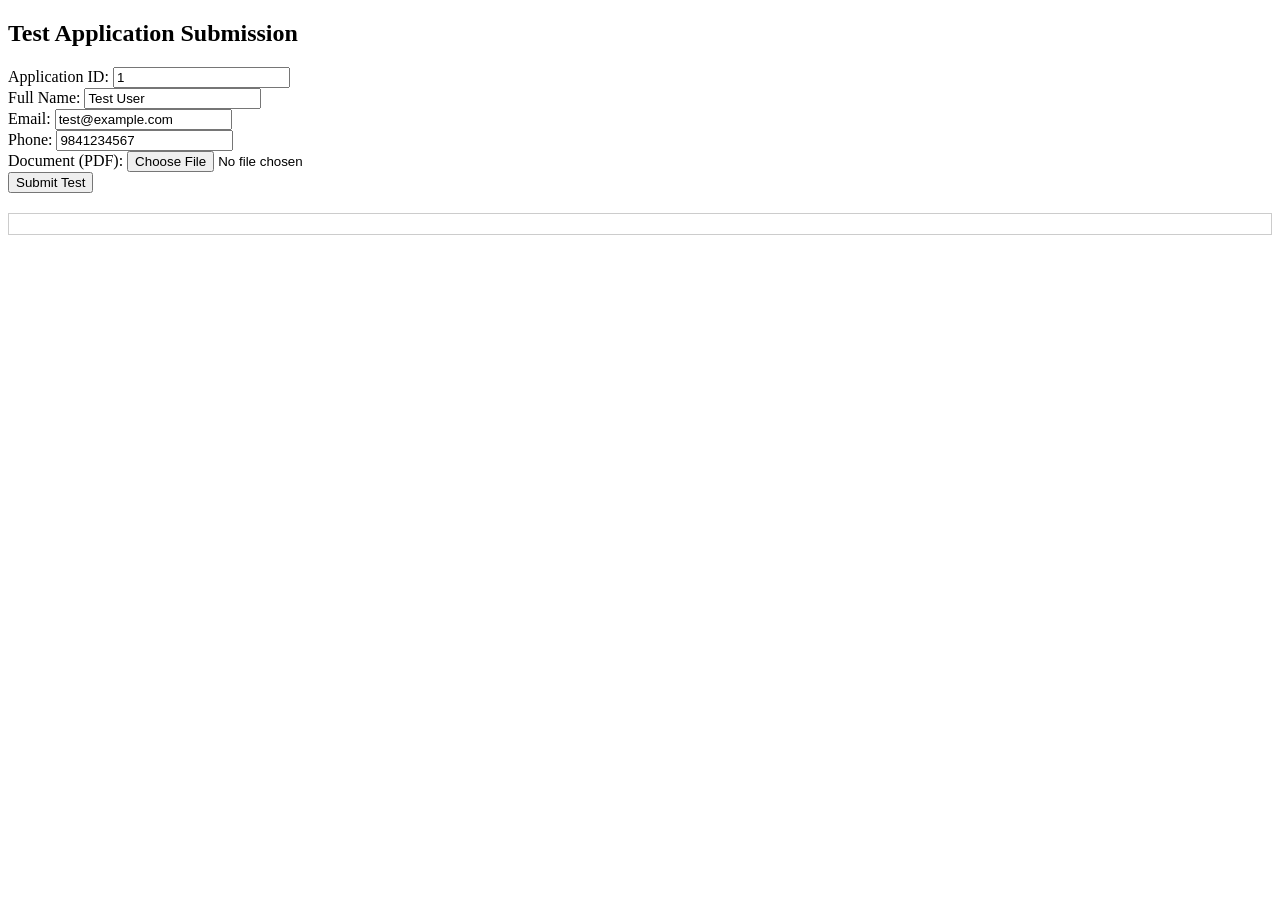
<file: test/test-submit.html>
<!DOCTYPE html>
<html>
<head>
    <meta charset="UTF-8">
    <title>Test Application Submission</title>
</head>
<body>
    <h2>Test Application Submission</h2>
    
    <form id="testForm">
        <div>
            <label>Application ID: <input type="number" name="application_id" value="1" required></label>
        </div>
        <div>
            <label>Full Name: <input type="text" name="full_name" value="Test User" required></label>
        </div>
        <div>
            <label>Email: <input type="email" name="email" value="test@example.com" required></label>
        </div>
        <div>
            <label>Phone: <input type="tel" name="phone" value="9841234567" required></label>
        </div>
        <div>
            <label>Document (PDF): <input type="file" name="document" accept=".pdf" required></label>
        </div>
        <button type="submit">Submit Test</button>
    </form>
    
    <div id="result" style="margin-top: 20px; padding: 10px; border: 1px solid #ccc;"></div>
    
    <script>
        document.getElementById('testForm').addEventListener('submit', async function(e) {
            e.preventDefault();
            
            const resultDiv = document.getElementById('result');
            resultDiv.innerHTML = 'Submitting...';
            
            const formData = new FormData(this);
            
            console.log('FormData contents:');
            for (let pair of formData.entries()) {
                console.log(pair[0] + ': ' + pair[1]);
            }
            
            try {
                const response = await fetch('../api/submit_application.php', {
                    method: 'POST',
                    body: formData
                });
                
                console.log('Response status:', response.status);
                console.log('Response headers:', response.headers);
                
                const text = await response.text();
                console.log('Response text:', text);
                
                let result;
                try {
                    result = JSON.parse(text);
                } catch (e) {
                    resultDiv.innerHTML = `<strong style="color: red;">Invalid JSON Response:</strong><pre>${text}</pre>`;
                    return;
                }
                
                if (result.success) {
                    resultDiv.innerHTML = `<strong style="color: green;">Success!</strong><br>${result.message}`;
                } else {
                    resultDiv.innerHTML = `<strong style="color: red;">Error:</strong><br>${result.message}`;
                }
                
            } catch (error) {
                console.error('Fetch error:', error);
                resultDiv.innerHTML = `<strong style="color: red;">Fetch Error:</strong><br>${error.message}`;
            }
        });
    </script>
</body>
</html>
</file>
<file: style.css>
/* style.css for egov site */

/* Theme variables */
:root{
    --gov-blue: #0b3a80;
    --accent: #007bff;
    --muted: #f5f7fb;
    --card: #ffffff;
    --text: #222;
    --muted-text: #6b7280;
    --soft-border: #e6e9ef;
    --dash: #e9edf5;
    --radius: .375rem;
    --shadow: 0 1px 3px rgba(16,24,40,.06);
}

/* Base */
*{box-sizing:border-box}
html,body{height:100%}
body{
    margin:0;
    font-family: 'Noto Sans Devanagari', system-ui, -apple-system, "Segoe UI", Roboto, "Helvetica Neue", Arial;
    background:var(--muted);
    color:var(--text);
    -webkit-font-smoothing:antialiased;
    -moz-osx-font-smoothing:grayscale;
    line-height:1.45;
    -webkit-text-size-adjust:100%;
}

/* Topbar */
.topbar{
    background:var(--gov-blue);
    color:#fff;
    padding:8px 0;
    font-size:14px;
}
.topbar a{color:rgba(255,255,255,.95);text-decoration:none}
.topbar .container{display:flex;justify-content:space-between;align-items:center;gap:12px}

/* Header */
.header-main{
    background:var(--card);
    border-bottom:1px solid var(--soft-border);
    padding:14px 0;
}
.brand{display:flex;align-items:center;gap:12px}
.brand img{width:72px;height:auto;display:block}
.site-title{font-size:22px;color:var(--gov-blue);font-weight:700;margin:0}
.site-title a{color:inherit;text-decoration:none}
.site-sub{font-size:13px;color:var(--muted-text);margin:0}

/* Navbar */
.navbar-custom{
    background:var(--gov-blue);
    --bs-navbar-color: #fff;
}
.navbar-custom .navbar-nav .nav-link{
    color:#fff !important;
    padding:10px 14px;
    transition:background .15s ease,color .15s ease;
}
.navbar-custom .navbar-nav .nav-link:hover,
.navbar-custom .navbar-nav .nav-link:focus{
    background:rgba(255,255,255,.04);
    color:#fff !important;
    text-decoration:none;
}
.navbar-toggler{border-color:rgba(255,255,255,.15)}

/* Hero */
.hero{
    background: linear-gradient(90deg, rgba(11,58,128,0.06), rgba(0,0,0,0.02));
    padding:18px 0;
}
.hero .bg-white{background:var(--card)}

/* Search bar */
.search-bar{gap:0;align-items:center}
.search-bar .form-control{
    border-radius: var(--radius) 0 0 var(--radius);
    border:1px solid var(--soft-border);
    height:44px;
    min-width:0;
}
.search-bar .btn{
    border-radius:0 var(--radius) var(--radius) 0;
    background:var(--gov-blue);
    color:#fff;
    border:none;
    height:44px;
    padding:0 16px;
    display:inline-flex;
    align-items:center;
    justify-content:center;
}
.search-bar .form-control:focus,
.search-bar .btn:focus{outline:none;box-shadow:0 0 0 3px rgba(11,58,128,.12)}

/* Cards and content */
.card{background:var(--card);border:1px solid var(--soft-border);border-radius:6px;box-shadow:var(--shadow)}
.card .card-body{padding:16px}
.card-title{margin:0 0 8px 0;font-weight:600;color:var(--gov-blue)}

/* Notice list */
.notice-list li{padding:10px 0;border-bottom:1px dashed var(--dash)}
.notice-list li:last-child{border-bottom:none}
.notice-list a{color:inherit;display:flex;justify-content:space-between;align-items:center;padding:4px 0}
.notice-list a:hover{color:var(--gov-blue);text-decoration:none}

/* Quick links (small cards inside) */
.quick-links .card{border-radius:6px;border:1px solid var(--soft-border)}
.quick-links .card p,
.quick-links .card a{margin:0}
.quick-links .card .card{margin:0}
.quick-links .card .stretched-link{color:var(--gov-blue);font-weight:600}
.quick-links .card .stretched-link:hover{text-decoration:none;opacity:.95}

/* Lists and small helpers */
ul{margin:0;padding:0}
ul li{margin:0 0 .35rem 0}

/* Contact/Address */
address{font-style:normal;color:var(--muted-text);line-height:1.5}
a[href^="mailto:"]{color:var(--gov-blue)}

/* Footer */
.footer{
    background:var(--gov-blue);
    color:#fff;
    padding:18px 0;
    margin-top:28px;
    font-size:14px;
}
.footer a{color:#fff;text-decoration:none}
.footer .container{display:flex;justify-content:space-between;align-items:center;gap:12px}

/* Utility small */
.text-muted{color:var(--muted-text) !important}
.bg-light{background:#f8f9fb !important}

/* Responsive adjustments */
@media (max-width:992px){
    .brand img{width:64px}
    .site-title{font-size:20px}
}
@media (max-width:768px){
    .brand img{width:56px}
    .header-main .container{padding:0 12px}
    .footer .container{flex-direction:column;gap:6px;align-items:flex-start}
    .navbar-custom .navbar-nav{background:transparent}
    .search-bar .form-control{height:40px}
    .search-bar .btn{height:40px}
}

/* Print friendly */
@media print{
    .topbar,.navbar-custom,.hero,.footer{display:none}
    body{background:#fff;color:#000}
    .card{border:none;box-shadow:none}
    a:after{content:" (" attr(href) ") "}
}
</file>
